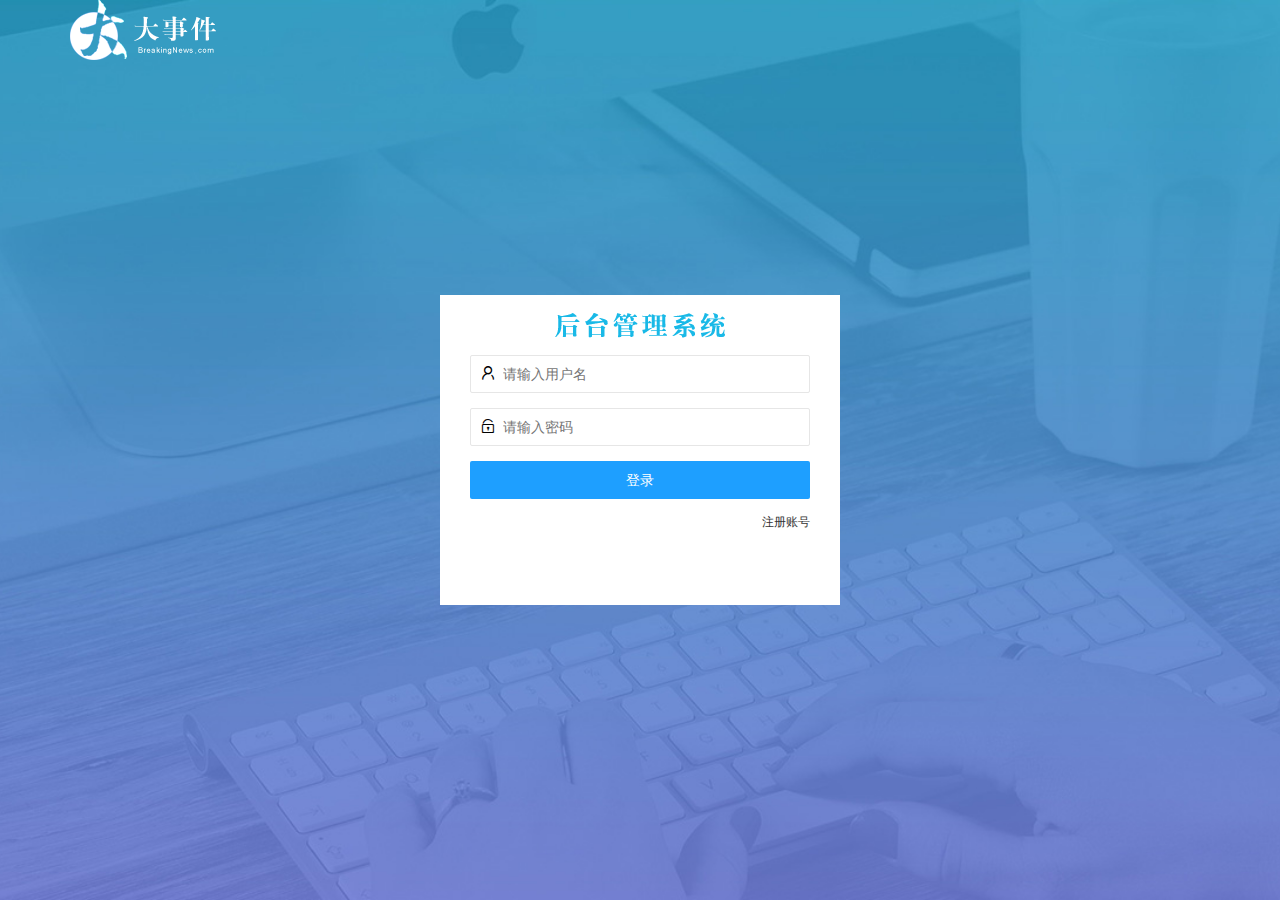
<file: login.html>
<!DOCTYPE html>
<html lang="en">

<head>
    <meta charset="UTF-8" />
    <meta name="viewport" content="width=device-width, initial-scale=1.0" />
    <title>登录/注册页面</title>
    <link rel="stylesheet" href="/assets/lib/layui/css/layui.css" />
    <link rel="stylesheet" href="/assets/css/login.css" />
</head>

<body>
    <!-- 头部的 Logo 区域 -->
    <div class="layui-main">
        <img src="/assets/images/logo.png" alt="" />
    </div>

    <!-- 登录注册区域 -->
    <div class="loginAndRegBox">
        <div class="title-box"></div>
        <div class="login-box">
            <form class="layui-form" id="form_login">
                <!-- 用户名 -->
                <div class="layui-form-item">
                    <i class="layui-icon layui-icon-username"></i>
                    <input type="text" name="username" required lay-verify="required" placeholder="请输入用户名"
                        autocomplete="off" class="layui-input" />
                </div>
                <!-- 密码 -->
                <div class="layui-form-item">
                    <i class="layui-icon layui-icon-password"></i>
                    <input type="password" name="password" required lay-verify="required|pwd" placeholder="请输入密码"
                        autocomplete="off" class="layui-input" />
                </div>
                <!-- 登录按钮 -->
                <div class="layui-form-item">
                    <button class="layui-btn layui-btn-fluid layui-btn-normal" 9 lay-submit>登录</button>
                </div>
                <div class="layui-form-item links">
                    <a href="javascript:;" id="link_reg">注册账号</a>
                </div>
            </form>
        </div>
        <!-- 注册的div -->
        <div class="reg-box">
            <!-- 注册的表单 -->
            <form class="layui-form" id="form_reg">
                <!-- 用户名 -->
                <div class="layui-form-item">
                    <i class="layui-icon layui-icon-username"></i>
                    <input type="text" name="username" required lay-verify="required" placeholder="请输入用户名"
                        autocomplete="off" class="layui-input" />
                </div>
                <!-- 密码 -->
                <div class="layui-form-item">
                    <i class="layui-icon layui-icon-password"></i>
                    <input type="password" name="password" required lay-verify="required|pwd" placeholder="请输入密码"
                        autocomplete="off" class="layui-input" />
                </div>
                <!-- 密码确认框 -->
                <div class="layui-form-item">
                    <i class="layui-icon layui-icon-password"></i>
                    <input type="password" name="repassword" required lay-verify="required|pwd|repwd"
                        placeholder="再次确认密码" autocomplete="off" class="layui-input" />
                </div>
                <!-- 注册按钮 -->
                <div class="layui-form-item">
                    <button class="layui-btn layui-btn-fluid layui-btn-normal" lay-submit>注册</button>
                </div>
                <div class="layui-form-item links">
                    <a href="javascript:;" id="link_login">去登录</a>
                </div>
            </form>
        </div>
    </div>

    <!-- 导入 Layui 的JS文件 -->
    <script src="/assets/lib/layui/layui.all.js"></script>
    <!-- 导入 JQuery -->
    <script src="/assets/lib/jquery.js"></script>
    <!-- 导入自己封装的 baseAPI.js -->
    <script src="/assets/js/baseAPI.js"></script>
    <!-- 导入自己的 JavaScript 脚本 -->
    <script src="/assets/js/login.js"></script>
</file>
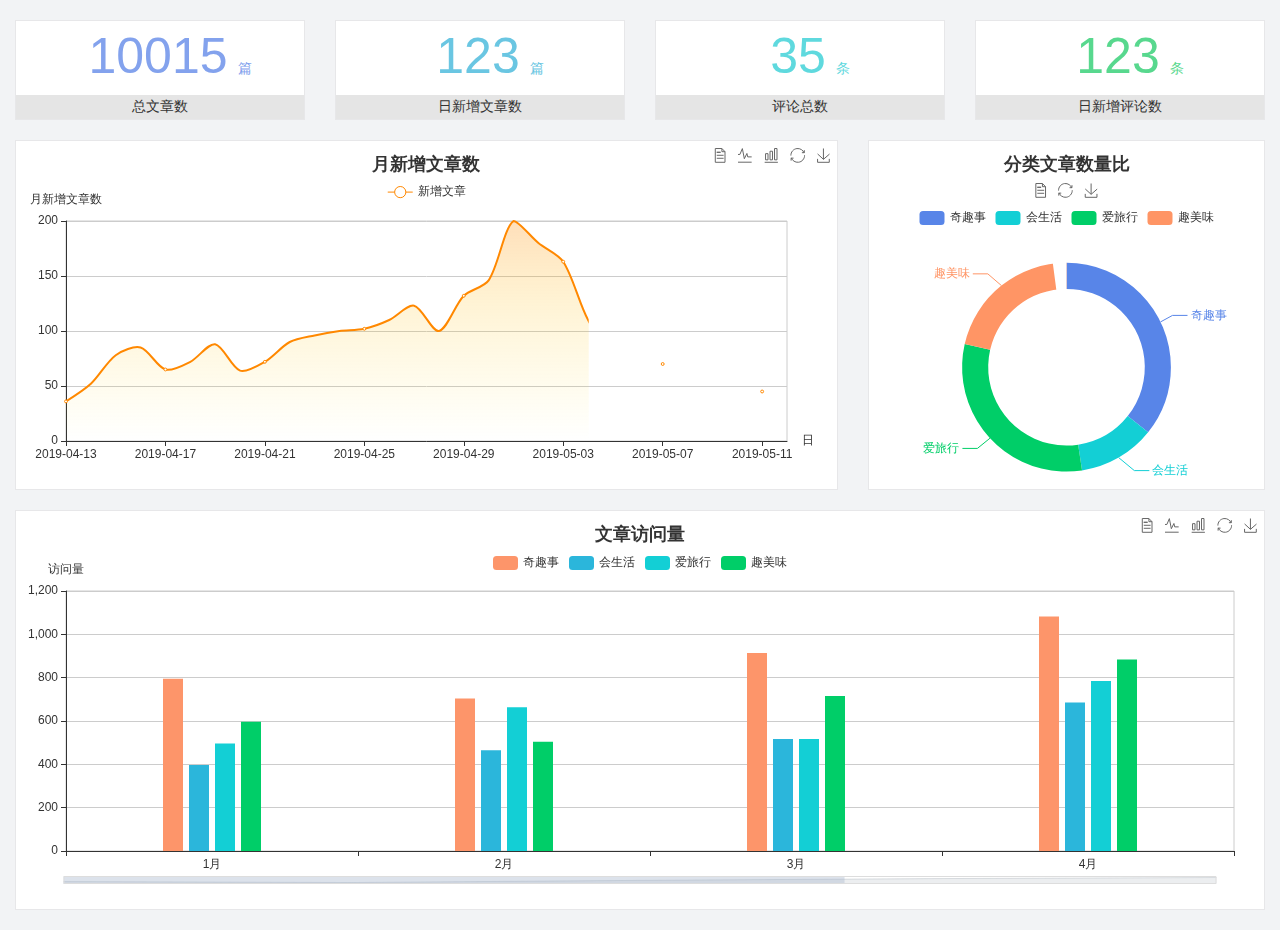
<file: home/dashboard.html>
<!DOCTYPE html>
<html lang="en">

<head>
  <meta charset="UTF-8">
  <meta name="viewport" content="width=device-width, initial-scale=1.0">
  <meta http-equiv="X-UA-Compatible" content="ie=edge">
  <title>图表统计</title>
  <link rel="stylesheet" href="../../assets/lib/bootstrap.css" />
  <link rel="stylesheet" href="../../assets/lib/main.css" />
  <script src="../../assets/lib/jquery.js"></script>
  <script type="text/javascript" src="../../assets/lib/echarts.min.js"></script>
</head>

<body>
  <div class="container-fluid">
    <div class="row spannel_list">
      <div class="col-sm-3 col-xs-6">
        <div class="spannel">
          <em>10015</em><span>篇</span>
          <b>总文章数</b>
        </div>
      </div>
      <div class="col-sm-3 col-xs-6">
        <div class="spannel scolor01">
          <em>123</em><span>篇</span>
          <b>日新增文章数</b>
        </div>
      </div>
      <div class="col-sm-3 col-xs-6">
        <div class="spannel scolor02">
          <em>35</em><span>条</span>
          <b>评论总数</b>
        </div>
      </div>
      <div class="col-sm-3 col-xs-6">
        <div class="spannel scolor03">
          <em>123</em><span>条</span>
          <b>日新增评论数</b>
        </div>
      </div>
    </div>
  </div>

  <div class="container-fluid">
    <div class="row curve-pie">
      <div class="col-lg-8 col-md-8">
        <div class="gragh_pannel" id="curve_show"></div>
      </div>
      <div class="col-lg-4 col-md-4">
        <div class="gragh_pannel" id="pie_show"></div>
      </div>
    </div>
  </div>

  <div class="container-fluid">
    <div class="column_pannel" id="column_show"></div>
  </div>

  <script>
    var oChart = echarts.init(document.getElementById('curve_show'));
    var aList_all = [
      { 'count': 36, 'date': '2019-04-13' },
      { 'count': 52, 'date': '2019-04-14' },
      { 'count': 78, 'date': '2019-04-15' },
      { 'count': 85, 'date': '2019-04-16' },
      { 'count': 65, 'date': '2019-04-17' },
      { 'count': 72, 'date': '2019-04-18' },
      { 'count': 88, 'date': '2019-04-19' },
      { 'count': 64, 'date': '2019-04-20' },
      { 'count': 72, 'date': '2019-04-21' },
      { 'count': 90, 'date': '2019-04-22' },
      { 'count': 96, 'date': '2019-04-23' },
      { 'count': 100, 'date': '2019-04-24' },
      { 'count': 102, 'date': '2019-04-25' },
      { 'count': 110, 'date': '2019-04-26' },
      { 'count': 123, 'date': '2019-04-27' },
      { 'count': 100, 'date': '2019-04-28' },
      { 'count': 132, 'date': '2019-04-29' },
      { 'count': 146, 'date': '2019-04-30' },
      { 'count': 200, 'date': '2019-05-01' },
      { 'count': 180, 'date': '2019-05-02' },
      { 'count': 163, 'date': '2019-05-03' },
      { 'count': 110, 'date': '2019-05-04' },
      { 'count': 80, 'date': '2019-05-05' },
      { 'count': 82, 'date': '2019-05-06' },
      { 'count': 70, 'date': '2019-05-07' },
      { 'count': 65, 'date': '2019-05-08' },
      { 'count': 54, 'date': '2019-05-09' },
      { 'count': 40, 'date': '2019-05-10' },
      { 'count': 45, 'date': '2019-05-11' },
      { 'count': 38, 'date': '2019-05-12' },
    ];

    let aCount = [];
    let aDate = [];

    for (var i = 0; i < aList_all.length; i++) {
      aCount.push(aList_all[i].count);
      aDate.push(aList_all[i].date);
    }

    var chartopt = {
      title: {
        text: '月新增文章数',
        left: 'center',
        top: '10'
      },
      tooltip: {
        trigger: 'axis'
      },
      legend: {
        data: ['新增文章'],
        top: '40'
      },
      toolbox: {
        show: true,
        feature: {
          mark: { show: true },
          dataView: { show: true, readOnly: false },
          magicType: { show: true, type: ['line', 'bar'] },
          restore: { show: true },
          saveAsImage: { show: true }
        }
      },
      calculable: true,
      xAxis: [
        {
          name: '日',
          type: 'category',
          boundaryGap: false,
          data: aDate
        }
      ],
      yAxis: [
        {
          name: '月新增文章数',
          type: 'value'
        }
      ],
      series: [
        {
          name: '新增文章',
          type: 'line',
          smooth: true,
          itemStyle: { normal: { areaStyle: { type: 'default' }, color: '#f80' }, lineStyle: { color: '#f80' } },
          data: aCount
        }],
      areaStyle: {
        normal: {
          color: new echarts.graphic.LinearGradient(0, 0, 0, 1, [{
            offset: 0,
            color: 'rgba(255,136,0,0.39)'
          }, {
            offset: .34,
            color: 'rgba(255,180,0,0.25)'
          }, {
            offset: 1,
            color: 'rgba(255,222,0,0.00)'
          }])

        }
      },
      grid: {
        show: true,
        x: 50,
        x2: 50,
        y: 80,
        height: 220
      }
    };

    oChart.setOption(chartopt);


    var oPie = echarts.init(document.getElementById('pie_show'));
    var oPieopt =
    {
      title: {
        top: 10,
        text: '分类文章数量比',
        x: 'center'
      },
      tooltip: {
        trigger: 'item',
        formatter: "{a} <br/>{b} : {c} ({d}%)"
      },
      color: ['#5885e8', '#13cfd5', '#00ce68', '#ff9565'],
      legend: {
        x: 'center',
        top: 65,
        data: ['奇趣事', '会生活', '爱旅行', '趣美味']
      },
      toolbox: {
        show: true,
        x: 'center',
        top: 35,
        feature: {
          mark: { show: true },
          dataView: { show: true, readOnly: false },
          magicType: {
            show: true,
            type: ['pie', 'funnel'],
            option: {
              funnel: {
                x: '25%',
                width: '50%',
                funnelAlign: 'left',
                max: 1548
              }
            }
          },
          restore: { show: true },
          saveAsImage: { show: true }
        }
      },
      calculable: true,
      series: [
        {
          name: '访问来源',
          type: 'pie',
          radius: ['45%', '60%'],
          center: ['50%', '65%'],
          data: [
            { value: 300, name: '奇趣事' },
            { value: 100, name: '会生活' },
            { value: 260, name: '爱旅行' },
            { value: 180, name: '趣美味' }
          ]
        }
      ]
    };
    oPie.setOption(oPieopt);



    var oColumn = this.echarts.init(document.getElementById('column_show'));
    var oColumnopt =
    {
      title: {
        text: '文章访问量',
        left: 'center',
        top: '10'
      },
      tooltip: {
        trigger: 'axis'
      },
      legend: {
        data: ['奇趣事', '会生活', '爱旅行', '趣美味'],
        top: '40'
      },
      toolbox: {
        show: true,
        feature: {
          mark: { show: true },
          dataView: { show: true, readOnly: false },
          magicType: { show: true, type: ['line', 'bar'] },
          restore: { show: true },
          saveAsImage: { show: true }
        }
      },
      calculable: true,
      xAxis: [
        {
          type: 'category',
          data: ['1月', '2月', '3月', '4月', '5月']
        }
      ],
      yAxis: [
        {
          name: '访问量',
          type: 'value'
        }
      ],
      series: [
        {
          name: '奇趣事',
          type: 'bar',
          barWidth: 20,
          itemStyle: {
            normal: { areaStyle: { type: 'default' }, color: '#fd956a' }
          },
          data: [800, 708, 920, 1090, 1200]
        },
        {
          name: '会生活',
          type: 'bar',
          barWidth: 20,
          itemStyle: {
            normal: { areaStyle: { type: 'default' }, color: '#2bb6db' }
          },
          data: [400, 468, 520, 690, 800]
        },
        {
          name: '爱旅行',
          type: 'bar',
          barWidth: 20,
          itemStyle: {
            normal: { areaStyle: { type: 'default' }, color: '#13cfd5' }
          },
          data: [500, 668, 520, 790, 900]
        },
        {
          name: '趣美味',
          type: 'bar',
          barWidth: 20,
          itemStyle: {
            normal: { areaStyle: { type: 'default' }, color: '#00ce68' }
          },
          data: [600, 508, 720, 890, 1000]
        }
      ],
      grid: {
        show: true,
        x: 50,
        x2: 30,
        y: 80,
        height: 260
      },
      dataZoom: [//给x轴设置滚动条
        {
          start: 0,//默认为0
          end: 100 - 1000 / 31,//默认为100
          type: 'slider',
          show: true,
          xAxisIndex: [0],
          handleSize: 0,//滑动条的 左右2个滑动条的大小
          height: 8,//组件高度
          left: 45, //左边的距离
          right: 50,//右边的距离
          bottom: 26,//右边的距离
          handleColor: '#ddd',//h滑动图标的颜色
          handleStyle: {
            borderColor: "#cacaca",
            borderWidth: "1",
            shadowBlur: 2,
            background: "#ddd",
            shadowColor: "#ddd",
          }
        }]
    };
    oColumn.setOption(oColumnopt);
  </script>
</body>

</html>
</file>
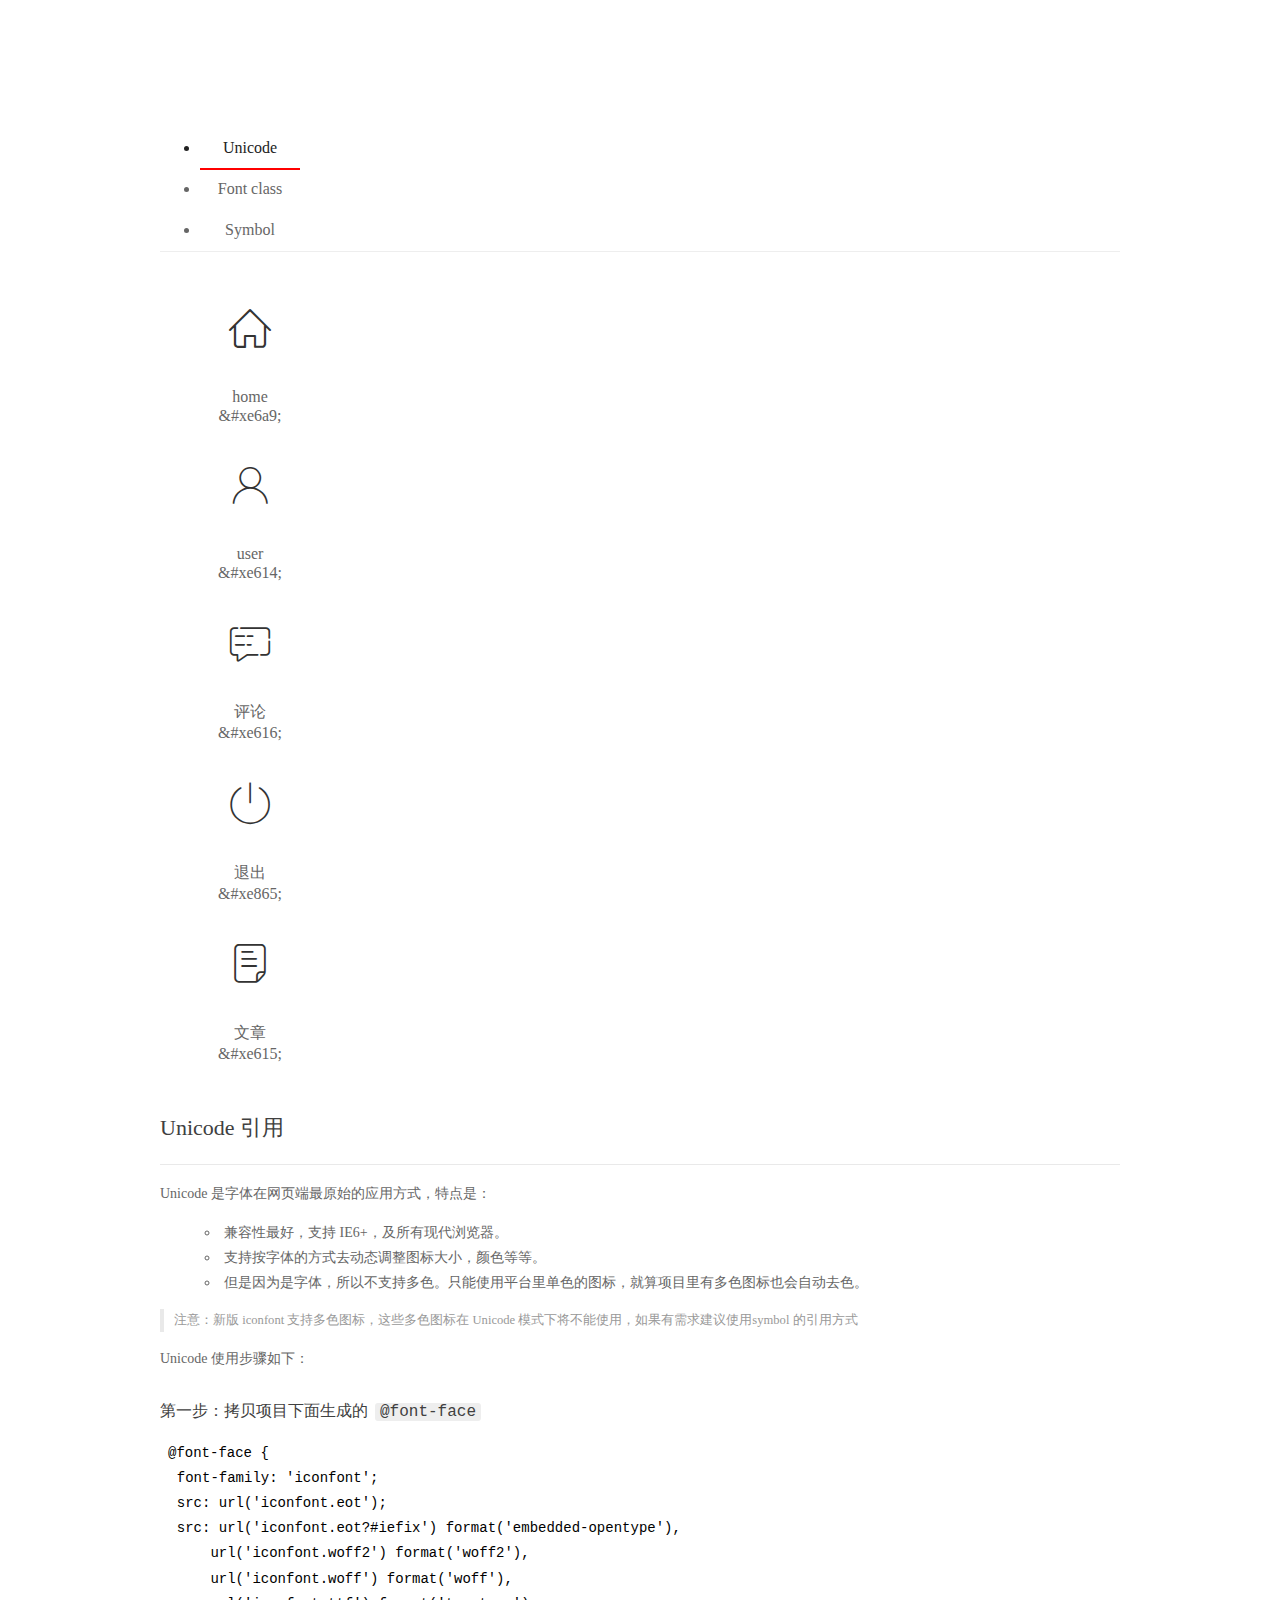
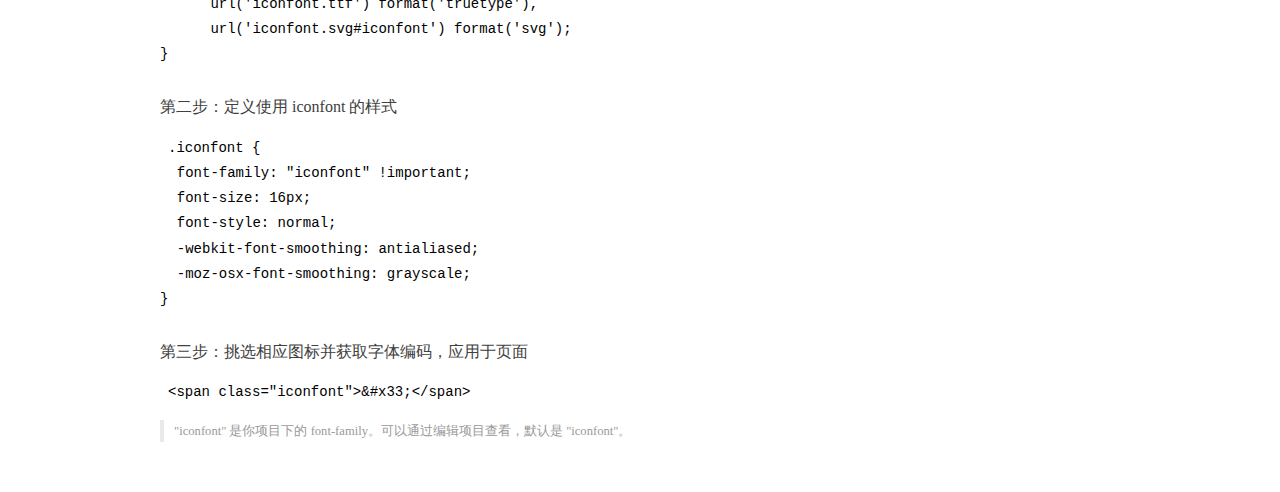
<file: assets/fonts/demo_index.html>
<!DOCTYPE html>
<html>
<head>
  <meta charset="utf-8"/>
  <title>IconFont Demo</title>
  <link rel="shortcut icon" href="https://gtms04.alicdn.com/tps/i4/TB1_oz6GVXXXXaFXpXXJDFnIXXX-64-64.ico" type="image/x-icon"/>
  <link rel="stylesheet" href="https://g.alicdn.com/thx/cube/1.3.2/cube.min.css">
  <link rel="stylesheet" href="demo.css">
  <link rel="stylesheet" href="iconfont.css">
  <script src="iconfont.js"></script>
  <!-- jQuery -->
  <script src="https://a1.alicdn.com/oss/uploads/2018/12/26/7bfddb60-08e8-11e9-9b04-53e73bb6408b.js"></script>
  <!-- 代码高亮 -->
  <script src="https://a1.alicdn.com/oss/uploads/2018/12/26/a3f714d0-08e6-11e9-8a15-ebf944d7534c.js"></script>
</head>
<body>
  <div class="main">
    <h1 class="logo"><a href="https://www.iconfont.cn/" title="iconfont 首页" target="_blank">&#xe86b;</a></h1>
    <div class="nav-tabs">
      <ul id="tabs" class="dib-box">
        <li class="dib active"><span>Unicode</span></li>
        <li class="dib"><span>Font class</span></li>
        <li class="dib"><span>Symbol</span></li>
      </ul>
      
    </div>
    <div class="tab-container">
      <div class="content unicode" style="display: block;">
          <ul class="icon_lists dib-box">
          
            <li class="dib">
              <span class="icon iconfont">&#xe6a9;</span>
                <div class="name">home</div>
                <div class="code-name">&amp;#xe6a9;</div>
              </li>
          
            <li class="dib">
              <span class="icon iconfont">&#xe614;</span>
                <div class="name">user</div>
                <div class="code-name">&amp;#xe614;</div>
              </li>
          
            <li class="dib">
              <span class="icon iconfont">&#xe616;</span>
                <div class="name">评论</div>
                <div class="code-name">&amp;#xe616;</div>
              </li>
          
            <li class="dib">
              <span class="icon iconfont">&#xe865;</span>
                <div class="name">退出</div>
                <div class="code-name">&amp;#xe865;</div>
              </li>
          
            <li class="dib">
              <span class="icon iconfont">&#xe615;</span>
                <div class="name">文章</div>
                <div class="code-name">&amp;#xe615;</div>
              </li>
          
          </ul>
          <div class="article markdown">
          <h2 id="unicode-">Unicode 引用</h2>
          <hr>

          <p>Unicode 是字体在网页端最原始的应用方式，特点是：</p>
          <ul>
            <li>兼容性最好，支持 IE6+，及所有现代浏览器。</li>
            <li>支持按字体的方式去动态调整图标大小，颜色等等。</li>
            <li>但是因为是字体，所以不支持多色。只能使用平台里单色的图标，就算项目里有多色图标也会自动去色。</li>
          </ul>
          <blockquote>
            <p>注意：新版 iconfont 支持多色图标，这些多色图标在 Unicode 模式下将不能使用，如果有需求建议使用symbol 的引用方式</p>
          </blockquote>
          <p>Unicode 使用步骤如下：</p>
          <h3 id="-font-face">第一步：拷贝项目下面生成的 <code>@font-face</code></h3>
<pre><code class="language-css"
>@font-face {
  font-family: 'iconfont';
  src: url('iconfont.eot');
  src: url('iconfont.eot?#iefix') format('embedded-opentype'),
      url('iconfont.woff2') format('woff2'),
      url('iconfont.woff') format('woff'),
      url('iconfont.ttf') format('truetype'),
      url('iconfont.svg#iconfont') format('svg');
}
</code></pre>
          <h3 id="-iconfont-">第二步：定义使用 iconfont 的样式</h3>
<pre><code class="language-css"
>.iconfont {
  font-family: "iconfont" !important;
  font-size: 16px;
  font-style: normal;
  -webkit-font-smoothing: antialiased;
  -moz-osx-font-smoothing: grayscale;
}
</code></pre>
          <h3 id="-">第三步：挑选相应图标并获取字体编码，应用于页面</h3>
<pre>
<code class="language-html"
>&lt;span class="iconfont"&gt;&amp;#x33;&lt;/span&gt;
</code></pre>
          <blockquote>
            <p>"iconfont" 是你项目下的 font-family。可以通过编辑项目查看，默认是 "iconfont"。</p>
          </blockquote>
          </div>
      </div>
      <div class="content font-class">
        <ul class="icon_lists dib-box">
          
          <li class="dib">
            <span class="icon iconfont icon-home"></span>
            <div class="name">
              home
            </div>
            <div class="code-name">.icon-home
            </div>
          </li>
          
          <li class="dib">
            <span class="icon iconfont icon-user"></span>
            <div class="name">
              user
            </div>
            <div class="code-name">.icon-user
            </div>
          </li>
          
          <li class="dib">
            <span class="icon iconfont icon-pinglun"></span>
            <div class="name">
              评论
            </div>
            <div class="code-name">.icon-pinglun
            </div>
          </li>
          
          <li class="dib">
            <span class="icon iconfont icon-tuichu"></span>
            <div class="name">
              退出
            </div>
            <div class="code-name">.icon-tuichu
            </div>
          </li>
          
          <li class="dib">
            <span class="icon iconfont icon-16"></span>
            <div class="name">
              文章
            </div>
            <div class="code-name">.icon-16
            </div>
          </li>
          
        </ul>
        <div class="article markdown">
        <h2 id="font-class-">font-class 引用</h2>
        <hr>

        <p>font-class 是 Unicode 使用方式的一种变种，主要是解决 Unicode 书写不直观，语意不明确的问题。</p>
        <p>与 Unicode 使用方式相比，具有如下特点：</p>
        <ul>
          <li>兼容性良好，支持 IE8+，及所有现代浏览器。</li>
          <li>相比于 Unicode 语意明确，书写更直观。可以很容易分辨这个 icon 是什么。</li>
          <li>因为使用 class 来定义图标，所以当要替换图标时，只需要修改 class 里面的 Unicode 引用。</li>
          <li>不过因为本质上还是使用的字体，所以多色图标还是不支持的。</li>
        </ul>
        <p>使用步骤如下：</p>
        <h3 id="-fontclass-">第一步：引入项目下面生成的 fontclass 代码：</h3>
<pre><code class="language-html">&lt;link rel="stylesheet" href="./iconfont.css"&gt;
</code></pre>
        <h3 id="-">第二步：挑选相应图标并获取类名，应用于页面：</h3>
<pre><code class="language-html">&lt;span class="iconfont icon-xxx"&gt;&lt;/span&gt;
</code></pre>
        <blockquote>
          <p>"
            iconfont" 是你项目下的 font-family。可以通过编辑项目查看，默认是 "iconfont"。</p>
        </blockquote>
      </div>
      </div>
      <div class="content symbol">
          <ul class="icon_lists dib-box">
          
            <li class="dib">
                <svg class="icon svg-icon" aria-hidden="true">
                  <use xlink:href="#icon-home"></use>
                </svg>
                <div class="name">home</div>
                <div class="code-name">#icon-home</div>
            </li>
          
            <li class="dib">
                <svg class="icon svg-icon" aria-hidden="true">
                  <use xlink:href="#icon-user"></use>
                </svg>
                <div class="name">user</div>
                <div class="code-name">#icon-user</div>
            </li>
          
            <li class="dib">
                <svg class="icon svg-icon" aria-hidden="true">
                  <use xlink:href="#icon-pinglun"></use>
                </svg>
                <div class="name">评论</div>
                <div class="code-name">#icon-pinglun</div>
            </li>
          
            <li class="dib">
                <svg class="icon svg-icon" aria-hidden="true">
                  <use xlink:href="#icon-tuichu"></use>
                </svg>
                <div class="name">退出</div>
                <div class="code-name">#icon-tuichu</div>
            </li>
          
            <li class="dib">
                <svg class="icon svg-icon" aria-hidden="true">
                  <use xlink:href="#icon-16"></use>
                </svg>
                <div class="name">文章</div>
                <div class="code-name">#icon-16</div>
            </li>
          
          </ul>
          <div class="article markdown">
          <h2 id="symbol-">Symbol 引用</h2>
          <hr>

          <p>这是一种全新的使用方式，应该说这才是未来的主流，也是平台目前推荐的用法。相关介绍可以参考这篇<a href="">文章</a>
            这种用法其实是做了一个 SVG 的集合，与另外两种相比具有如下特点：</p>
          <ul>
            <li>支持多色图标了，不再受单色限制。</li>
            <li>通过一些技巧，支持像字体那样，通过 <code>font-size</code>, <code>color</code> 来调整样式。</li>
            <li>兼容性较差，支持 IE9+，及现代浏览器。</li>
            <li>浏览器渲染 SVG 的性能一般，还不如 png。</li>
          </ul>
          <p>使用步骤如下：</p>
          <h3 id="-symbol-">第一步：引入项目下面生成的 symbol 代码：</h3>
<pre><code class="language-html">&lt;script src="./iconfont.js"&gt;&lt;/script&gt;
</code></pre>
          <h3 id="-css-">第二步：加入通用 CSS 代码（引入一次就行）：</h3>
<pre><code class="language-html">&lt;style&gt;
.icon {
  width: 1em;
  height: 1em;
  vertical-align: -0.15em;
  fill: currentColor;
  overflow: hidden;
}
&lt;/style&gt;
</code></pre>
          <h3 id="-">第三步：挑选相应图标并获取类名，应用于页面：</h3>
<pre><code class="language-html">&lt;svg class="icon" aria-hidden="true"&gt;
  &lt;use xlink:href="#icon-xxx"&gt;&lt;/use&gt;
&lt;/svg&gt;
</code></pre>
          </div>
      </div>

    </div>
  </div>
  <script>
  $(document).ready(function () {
      $('.tab-container .content:first').show()

      $('#tabs li').click(function (e) {
        var tabContent = $('.tab-container .content')
        var index = $(this).index()

        if ($(this).hasClass('active')) {
          return
        } else {
          $('#tabs li').removeClass('active')
          $(this).addClass('active')

          tabContent.hide().eq(index).fadeIn()
        }
      })
    })
  </script>
</body>
</html>
</file>
<file: assets/lib/layui/css/layui.css>
/** layui-v2.5.5 MIT License By https://www.layui.com */
 .layui-inline,img{display:inline-block;vertical-align:middle}h1,h2,h3,h4,h5,h6{font-weight:400}.layui-edge,.layui-header,.layui-inline,.layui-main{position:relative}.layui-body,.layui-edge,.layui-elip{overflow:hidden}.layui-btn,.layui-edge,.layui-inline,img{vertical-align:middle}.layui-btn,.layui-disabled,.layui-icon,.layui-unselect{-moz-user-select:none;-webkit-user-select:none;-ms-user-select:none}.layui-elip,.layui-form-checkbox span,.layui-form-pane .layui-form-label{text-overflow:ellipsis;white-space:nowrap}.layui-breadcrumb,.layui-tree-btnGroup{visibility:hidden}blockquote,body,button,dd,div,dl,dt,form,h1,h2,h3,h4,h5,h6,input,li,ol,p,pre,td,textarea,th,ul{margin:0;padding:0;-webkit-tap-highlight-color:rgba(0,0,0,0)}a:active,a:hover{outline:0}img{border:none}li{list-style:none}table{border-collapse:collapse;border-spacing:0}h4,h5,h6{font-size:100%}button,input,optgroup,option,select,textarea{font-family:inherit;font-size:inherit;font-style:inherit;font-weight:inherit;outline:0}pre{white-space:pre-wrap;white-space:-moz-pre-wrap;white-space:-pre-wrap;white-space:-o-pre-wrap;word-wrap:break-word}body{line-height:24px;font:14px Helvetica Neue,Helvetica,PingFang SC,Tahoma,Arial,sans-serif}hr{height:1px;margin:10px 0;border:0;clear:both}a{color:#333;text-decoration:none}a:hover{color:#777}a cite{font-style:normal;*cursor:pointer}.layui-border-box,.layui-border-box *{box-sizing:border-box}.layui-box,.layui-box *{box-sizing:content-box}.layui-clear{clear:both;*zoom:1}.layui-clear:after{content:'\20';clear:both;*zoom:1;display:block;height:0}.layui-inline{*display:inline;*zoom:1}.layui-edge{display:inline-block;width:0;height:0;border-width:6px;border-style:dashed;border-color:transparent}.layui-edge-top{top:-4px;border-bottom-color:#999;border-bottom-style:solid}.layui-edge-right{border-left-color:#999;border-left-style:solid}.layui-edge-bottom{top:2px;border-top-color:#999;border-top-style:solid}.layui-edge-left{border-right-color:#999;border-right-style:solid}.layui-disabled,.layui-disabled:hover{color:#d2d2d2!important;cursor:not-allowed!important}.layui-circle{border-radius:100%}.layui-show{display:block!important}.layui-hide{display:none!important}@font-face{font-family:layui-icon;src:url(../font/iconfont.eot?v=250);src:url(../font/iconfont.eot?v=250#iefix) format('embedded-opentype'),url(../font/iconfont.woff2?v=250) format('woff2'),url(../font/iconfont.woff?v=250) format('woff'),url(../font/iconfont.ttf?v=250) format('truetype'),url(../font/iconfont.svg?v=250#layui-icon) format('svg')}.layui-icon{font-family:layui-icon!important;font-size:16px;font-style:normal;-webkit-font-smoothing:antialiased;-moz-osx-font-smoothing:grayscale}.layui-icon-reply-fill:before{content:"\e611"}.layui-icon-set-fill:before{content:"\e614"}.layui-icon-menu-fill:before{content:"\e60f"}.layui-icon-search:before{content:"\e615"}.layui-icon-share:before{content:"\e641"}.layui-icon-set-sm:before{content:"\e620"}.layui-icon-engine:before{content:"\e628"}.layui-icon-close:before{content:"\1006"}.layui-icon-close-fill:before{content:"\1007"}.layui-icon-chart-screen:before{content:"\e629"}.layui-icon-star:before{content:"\e600"}.layui-icon-circle-dot:before{content:"\e617"}.layui-icon-chat:before{content:"\e606"}.layui-icon-release:before{content:"\e609"}.layui-icon-list:before{content:"\e60a"}.layui-icon-chart:before{content:"\e62c"}.layui-icon-ok-circle:before{content:"\1005"}.layui-icon-layim-theme:before{content:"\e61b"}.layui-icon-table:before{content:"\e62d"}.layui-icon-right:before{content:"\e602"}.layui-icon-left:before{content:"\e603"}.layui-icon-cart-simple:before{content:"\e698"}.layui-icon-face-cry:before{content:"\e69c"}.layui-icon-face-smile:before{content:"\e6af"}.layui-icon-survey:before{content:"\e6b2"}.layui-icon-tree:before{content:"\e62e"}.layui-icon-upload-circle:before{content:"\e62f"}.layui-icon-add-circle:before{content:"\e61f"}.layui-icon-download-circle:before{content:"\e601"}.layui-icon-templeate-1:before{content:"\e630"}.layui-icon-util:before{content:"\e631"}.layui-icon-face-surprised:before{content:"\e664"}.layui-icon-edit:before{content:"\e642"}.layui-icon-speaker:before{content:"\e645"}.layui-icon-down:before{content:"\e61a"}.layui-icon-file:before{content:"\e621"}.layui-icon-layouts:before{content:"\e632"}.layui-icon-rate-half:before{content:"\e6c9"}.layui-icon-add-circle-fine:before{content:"\e608"}.layui-icon-prev-circle:before{content:"\e633"}.layui-icon-read:before{content:"\e705"}.layui-icon-404:before{content:"\e61c"}.layui-icon-carousel:before{content:"\e634"}.layui-icon-help:before{content:"\e607"}.layui-icon-code-circle:before{content:"\e635"}.layui-icon-water:before{content:"\e636"}.layui-icon-username:before{content:"\e66f"}.layui-icon-find-fill:before{content:"\e670"}.layui-icon-about:before{content:"\e60b"}.layui-icon-location:before{content:"\e715"}.layui-icon-up:before{content:"\e619"}.layui-icon-pause:before{content:"\e651"}.layui-icon-date:before{content:"\e637"}.layui-icon-layim-uploadfile:before{content:"\e61d"}.layui-icon-delete:before{content:"\e640"}.layui-icon-play:before{content:"\e652"}.layui-icon-top:before{content:"\e604"}.layui-icon-friends:before{content:"\e612"}.layui-icon-refresh-3:before{content:"\e9aa"}.layui-icon-ok:before{content:"\e605"}.layui-icon-layer:before{content:"\e638"}.layui-icon-face-smile-fine:before{content:"\e60c"}.layui-icon-dollar:before{content:"\e659"}.layui-icon-group:before{content:"\e613"}.layui-icon-layim-download:before{content:"\e61e"}.layui-icon-picture-fine:before{content:"\e60d"}.layui-icon-link:before{content:"\e64c"}.layui-icon-diamond:before{content:"\e735"}.layui-icon-log:before{content:"\e60e"}.layui-icon-rate-solid:before{content:"\e67a"}.layui-icon-fonts-del:before{content:"\e64f"}.layui-icon-unlink:before{content:"\e64d"}.layui-icon-fonts-clear:before{content:"\e639"}.layui-icon-triangle-r:before{content:"\e623"}.layui-icon-circle:before{content:"\e63f"}.layui-icon-radio:before{content:"\e643"}.layui-icon-align-center:before{content:"\e647"}.layui-icon-align-right:before{content:"\e648"}.layui-icon-align-left:before{content:"\e649"}.layui-icon-loading-1:before{content:"\e63e"}.layui-icon-return:before{content:"\e65c"}.layui-icon-fonts-strong:before{content:"\e62b"}.layui-icon-upload:before{content:"\e67c"}.layui-icon-dialogue:before{content:"\e63a"}.layui-icon-video:before{content:"\e6ed"}.layui-icon-headset:before{content:"\e6fc"}.layui-icon-cellphone-fine:before{content:"\e63b"}.layui-icon-add-1:before{content:"\e654"}.layui-icon-face-smile-b:before{content:"\e650"}.layui-icon-fonts-html:before{content:"\e64b"}.layui-icon-form:before{content:"\e63c"}.layui-icon-cart:before{content:"\e657"}.layui-icon-camera-fill:before{content:"\e65d"}.layui-icon-tabs:before{content:"\e62a"}.layui-icon-fonts-code:before{content:"\e64e"}.layui-icon-fire:before{content:"\e756"}.layui-icon-set:before{content:"\e716"}.layui-icon-fonts-u:before{content:"\e646"}.layui-icon-triangle-d:before{content:"\e625"}.layui-icon-tips:before{content:"\e702"}.layui-icon-picture:before{content:"\e64a"}.layui-icon-more-vertical:before{content:"\e671"}.layui-icon-flag:before{content:"\e66c"}.layui-icon-loading:before{content:"\e63d"}.layui-icon-fonts-i:before{content:"\e644"}.layui-icon-refresh-1:before{content:"\e666"}.layui-icon-rmb:before{content:"\e65e"}.layui-icon-home:before{content:"\e68e"}.layui-icon-user:before{content:"\e770"}.layui-icon-notice:before{content:"\e667"}.layui-icon-login-weibo:before{content:"\e675"}.layui-icon-voice:before{content:"\e688"}.layui-icon-upload-drag:before{content:"\e681"}.layui-icon-login-qq:before{content:"\e676"}.layui-icon-snowflake:before{content:"\e6b1"}.layui-icon-file-b:before{content:"\e655"}.layui-icon-template:before{content:"\e663"}.layui-icon-auz:before{content:"\e672"}.layui-icon-console:before{content:"\e665"}.layui-icon-app:before{content:"\e653"}.layui-icon-prev:before{content:"\e65a"}.layui-icon-website:before{content:"\e7ae"}.layui-icon-next:before{content:"\e65b"}.layui-icon-component:before{content:"\e857"}.layui-icon-more:before{content:"\e65f"}.layui-icon-login-wechat:before{content:"\e677"}.layui-icon-shrink-right:before{content:"\e668"}.layui-icon-spread-left:before{content:"\e66b"}.layui-icon-camera:before{content:"\e660"}.layui-icon-note:before{content:"\e66e"}.layui-icon-refresh:before{content:"\e669"}.layui-icon-female:before{content:"\e661"}.layui-icon-male:before{content:"\e662"}.layui-icon-password:before{content:"\e673"}.layui-icon-senior:before{content:"\e674"}.layui-icon-theme:before{content:"\e66a"}.layui-icon-tread:before{content:"\e6c5"}.layui-icon-praise:before{content:"\e6c6"}.layui-icon-star-fill:before{content:"\e658"}.layui-icon-rate:before{content:"\e67b"}.layui-icon-template-1:before{content:"\e656"}.layui-icon-vercode:before{content:"\e679"}.layui-icon-cellphone:before{content:"\e678"}.layui-icon-screen-full:before{content:"\e622"}.layui-icon-screen-restore:before{content:"\e758"}.layui-icon-cols:before{content:"\e610"}.layui-icon-export:before{content:"\e67d"}.layui-icon-print:before{content:"\e66d"}.layui-icon-slider:before{content:"\e714"}.layui-icon-addition:before{content:"\e624"}.layui-icon-subtraction:before{content:"\e67e"}.layui-icon-service:before{content:"\e626"}.layui-icon-transfer:before{content:"\e691"}.layui-main{width:1140px;margin:0 auto}.layui-header{z-index:1000;height:60px}.layui-header a:hover{transition:all .5s;-webkit-transition:all .5s}.layui-side{position:fixed;left:0;top:0;bottom:0;z-index:999;width:200px;overflow-x:hidden}.layui-side-scroll{position:relative;width:220px;height:100%;overflow-x:hidden}.layui-body{position:absolute;left:200px;right:0;top:0;bottom:0;z-index:998;width:auto;overflow-y:auto;box-sizing:border-box}.layui-layout-body{overflow:hidden}.layui-layout-admin .layui-header{background-color:#23262E}.layui-layout-admin .layui-side{top:60px;width:200px;overflow-x:hidden}.layui-layout-admin .layui-body{position:fixed;top:60px;bottom:44px}.layui-layout-admin .layui-main{width:auto;margin:0 15px}.layui-layout-admin .layui-footer{position:fixed;left:200px;right:0;bottom:0;height:44px;line-height:44px;padding:0 15px;background-color:#eee}.layui-layout-admin .layui-logo{position:absolute;left:0;top:0;width:200px;height:100%;line-height:60px;text-align:center;color:#009688;font-size:16px}.layui-layout-admin .layui-header .layui-nav{background:0 0}.layui-layout-left{position:absolute!important;left:200px;top:0}.layui-layout-right{position:absolute!important;right:0;top:0}.layui-container{position:relative;margin:0 auto;padding:0 15px;box-sizing:border-box}.layui-fluid{position:relative;margin:0 auto;padding:0 15px}.layui-row:after,.layui-row:before{content:'';display:block;clear:both}.layui-col-lg1,.layui-col-lg10,.layui-col-lg11,.layui-col-lg12,.layui-col-lg2,.layui-col-lg3,.layui-col-lg4,.layui-col-lg5,.layui-col-lg6,.layui-col-lg7,.layui-col-lg8,.layui-col-lg9,.layui-col-md1,.layui-col-md10,.layui-col-md11,.layui-col-md12,.layui-col-md2,.layui-col-md3,.layui-col-md4,.layui-col-md5,.layui-col-md6,.layui-col-md7,.layui-col-md8,.layui-col-md9,.layui-col-sm1,.layui-col-sm10,.layui-col-sm11,.layui-col-sm12,.layui-col-sm2,.layui-col-sm3,.layui-col-sm4,.layui-col-sm5,.layui-col-sm6,.layui-col-sm7,.layui-col-sm8,.layui-col-sm9,.layui-col-xs1,.layui-col-xs10,.layui-col-xs11,.layui-col-xs12,.layui-col-xs2,.layui-col-xs3,.layui-col-xs4,.layui-col-xs5,.layui-col-xs6,.layui-col-xs7,.layui-col-xs8,.layui-col-xs9{position:relative;display:block;box-sizing:border-box}.layui-col-xs1,.layui-col-xs10,.layui-col-xs11,.layui-col-xs12,.layui-col-xs2,.layui-col-xs3,.layui-col-xs4,.layui-col-xs5,.layui-col-xs6,.layui-col-xs7,.layui-col-xs8,.layui-col-xs9{float:left}.layui-col-xs1{width:8.33333333%}.layui-col-xs2{width:16.66666667%}.layui-col-xs3{width:25%}.layui-col-xs4{width:33.33333333%}.layui-col-xs5{width:41.66666667%}.layui-col-xs6{width:50%}.layui-col-xs7{width:58.33333333%}.layui-col-xs8{width:66.66666667%}.layui-col-xs9{width:75%}.layui-col-xs10{width:83.33333333%}.layui-col-xs11{width:91.66666667%}.layui-col-xs12{width:100%}.layui-col-xs-offset1{margin-left:8.33333333%}.layui-col-xs-offset2{margin-left:16.66666667%}.layui-col-xs-offset3{margin-left:25%}.layui-col-xs-offset4{margin-left:33.33333333%}.layui-col-xs-offset5{margin-left:41.66666667%}.layui-col-xs-offset6{margin-left:50%}.layui-col-xs-offset7{margin-left:58.33333333%}.layui-col-xs-offset8{margin-left:66.66666667%}.layui-col-xs-offset9{margin-left:75%}.layui-col-xs-offset10{margin-left:83.33333333%}.layui-col-xs-offset11{margin-left:91.66666667%}.layui-col-xs-offset12{margin-left:100%}@media screen and (max-width:768px){.layui-hide-xs{display:none!important}.layui-show-xs-block{display:block!important}.layui-show-xs-inline{display:inline!important}.layui-show-xs-inline-block{display:inline-block!important}}@media screen and (min-width:768px){.layui-container{width:750px}.layui-hide-sm{display:none!important}.layui-show-sm-block{display:block!important}.layui-show-sm-inline{display:inline!important}.layui-show-sm-inline-block{display:inline-block!important}.layui-col-sm1,.layui-col-sm10,.layui-col-sm11,.layui-col-sm12,.layui-col-sm2,.layui-col-sm3,.layui-col-sm4,.layui-col-sm5,.layui-col-sm6,.layui-col-sm7,.layui-col-sm8,.layui-col-sm9{float:left}.layui-col-sm1{width:8.33333333%}.layui-col-sm2{width:16.66666667%}.layui-col-sm3{width:25%}.layui-col-sm4{width:33.33333333%}.layui-col-sm5{width:41.66666667%}.layui-col-sm6{width:50%}.layui-col-sm7{width:58.33333333%}.layui-col-sm8{width:66.66666667%}.layui-col-sm9{width:75%}.layui-col-sm10{width:83.33333333%}.layui-col-sm11{width:91.66666667%}.layui-col-sm12{width:100%}.layui-col-sm-offset1{margin-left:8.33333333%}.layui-col-sm-offset2{margin-left:16.66666667%}.layui-col-sm-offset3{margin-left:25%}.layui-col-sm-offset4{margin-left:33.33333333%}.layui-col-sm-offset5{margin-left:41.66666667%}.layui-col-sm-offset6{margin-left:50%}.layui-col-sm-offset7{margin-left:58.33333333%}.layui-col-sm-offset8{margin-left:66.66666667%}.layui-col-sm-offset9{margin-left:75%}.layui-col-sm-offset10{margin-left:83.33333333%}.layui-col-sm-offset11{margin-left:91.66666667%}.layui-col-sm-offset12{margin-left:100%}}@media screen and (min-width:992px){.layui-container{width:970px}.layui-hide-md{display:none!important}.layui-show-md-block{display:block!important}.layui-show-md-inline{display:inline!important}.layui-show-md-inline-block{display:inline-block!important}.layui-col-md1,.layui-col-md10,.layui-col-md11,.layui-col-md12,.layui-col-md2,.layui-col-md3,.layui-col-md4,.layui-col-md5,.layui-col-md6,.layui-col-md7,.layui-col-md8,.layui-col-md9{float:left}.layui-col-md1{width:8.33333333%}.layui-col-md2{width:16.66666667%}.layui-col-md3{width:25%}.layui-col-md4{width:33.33333333%}.layui-col-md5{width:41.66666667%}.layui-col-md6{width:50%}.layui-col-md7{width:58.33333333%}.layui-col-md8{width:66.66666667%}.layui-col-md9{width:75%}.layui-col-md10{width:83.33333333%}.layui-col-md11{width:91.66666667%}.layui-col-md12{width:100%}.layui-col-md-offset1{margin-left:8.33333333%}.layui-col-md-offset2{margin-left:16.66666667%}.layui-col-md-offset3{margin-left:25%}.layui-col-md-offset4{margin-left:33.33333333%}.layui-col-md-offset5{margin-left:41.66666667%}.layui-col-md-offset6{margin-left:50%}.layui-col-md-offset7{margin-left:58.33333333%}.layui-col-md-offset8{margin-left:66.66666667%}.layui-col-md-offset9{margin-left:75%}.layui-col-md-offset10{margin-left:83.33333333%}.layui-col-md-offset11{margin-left:91.66666667%}.layui-col-md-offset12{margin-left:100%}}@media screen and (min-width:1200px){.layui-container{width:1170px}.layui-hide-lg{display:none!important}.layui-show-lg-block{display:block!important}.layui-show-lg-inline{display:inline!important}.layui-show-lg-inline-block{display:inline-block!important}.layui-col-lg1,.layui-col-lg10,.layui-col-lg11,.layui-col-lg12,.layui-col-lg2,.layui-col-lg3,.layui-col-lg4,.layui-col-lg5,.layui-col-lg6,.layui-col-lg7,.layui-col-lg8,.layui-col-lg9{float:left}.layui-col-lg1{width:8.33333333%}.layui-col-lg2{width:16.66666667%}.layui-col-lg3{width:25%}.layui-col-lg4{width:33.33333333%}.layui-col-lg5{width:41.66666667%}.layui-col-lg6{width:50%}.layui-col-lg7{width:58.33333333%}.layui-col-lg8{width:66.66666667%}.layui-col-lg9{width:75%}.layui-col-lg10{width:83.33333333%}.layui-col-lg11{width:91.66666667%}.layui-col-lg12{width:100%}.layui-col-lg-offset1{margin-left:8.33333333%}.layui-col-lg-offset2{margin-left:16.66666667%}.layui-col-lg-offset3{margin-left:25%}.layui-col-lg-offset4{margin-left:33.33333333%}.layui-col-lg-offset5{margin-left:41.66666667%}.layui-col-lg-offset6{margin-left:50%}.layui-col-lg-offset7{margin-left:58.33333333%}.layui-col-lg-offset8{margin-left:66.66666667%}.layui-col-lg-offset9{margin-left:75%}.layui-col-lg-offset10{margin-left:83.33333333%}.layui-col-lg-offset11{margin-left:91.66666667%}.layui-col-lg-offset12{margin-left:100%}}.layui-col-space1{margin:-.5px}.layui-col-space1>*{padding:.5px}.layui-col-space3{margin:-1.5px}.layui-col-space3>*{padding:1.5px}.layui-col-space5{margin:-2.5px}.layui-col-space5>*{padding:2.5px}.layui-col-space8{margin:-3.5px}.layui-col-space8>*{padding:3.5px}.layui-col-space10{margin:-5px}.layui-col-space10>*{padding:5px}.layui-col-space12{margin:-6px}.layui-col-space12>*{padding:6px}.layui-col-space15{margin:-7.5px}.layui-col-space15>*{padding:7.5px}.layui-col-space18{margin:-9px}.layui-col-space18>*{padding:9px}.layui-col-space20{margin:-10px}.layui-col-space20>*{padding:10px}.layui-col-space22{margin:-11px}.layui-col-space22>*{padding:11px}.layui-col-space25{margin:-12.5px}.layui-col-space25>*{padding:12.5px}.layui-col-space30{margin:-15px}.layui-col-space30>*{padding:15px}.layui-btn,.layui-input,.layui-select,.layui-textarea,.layui-upload-button{outline:0;-webkit-appearance:none;transition:all .3s;-webkit-transition:all .3s;box-sizing:border-box}.layui-elem-quote{margin-bottom:10px;padding:15px;line-height:22px;border-left:5px solid #009688;border-radius:0 2px 2px 0;background-color:#f2f2f2}.layui-quote-nm{border-style:solid;border-width:1px 1px 1px 5px;background:0 0}.layui-elem-field{margin-bottom:10px;padding:0;border-width:1px;border-style:solid}.layui-elem-field legend{margin-left:20px;padding:0 10px;font-size:20px;font-weight:300}.layui-field-title{margin:10px 0 20px;border-width:1px 0 0}.layui-field-box{padding:10px 15px}.layui-field-title .layui-field-box{padding:10px 0}.layui-progress{position:relative;height:6px;border-radius:20px;background-color:#e2e2e2}.layui-progress-bar{position:absolute;left:0;top:0;width:0;max-width:100%;height:6px;border-radius:20px;text-align:right;background-color:#5FB878;transition:all .3s;-webkit-transition:all .3s}.layui-progress-big,.layui-progress-big .layui-progress-bar{height:18px;line-height:18px}.layui-progress-text{position:relative;top:-20px;line-height:18px;font-size:12px;color:#666}.layui-progress-big .layui-progress-text{position:static;padding:0 10px;color:#fff}.layui-collapse{border-width:1px;border-style:solid;border-radius:2px}.layui-colla-content,.layui-colla-item{border-top-width:1px;border-top-style:solid}.layui-colla-item:first-child{border-top:none}.layui-colla-title{position:relative;height:42px;line-height:42px;padding:0 15px 0 35px;color:#333;background-color:#f2f2f2;cursor:pointer;font-size:14px;overflow:hidden}.layui-colla-content{display:none;padding:10px 15px;line-height:22px;color:#666}.layui-colla-icon{position:absolute;left:15px;top:0;font-size:14px}.layui-card{margin-bottom:15px;border-radius:2px;background-color:#fff;box-shadow:0 1px 2px 0 rgba(0,0,0,.05)}.layui-card:last-child{margin-bottom:0}.layui-card-header{position:relative;height:42px;line-height:42px;padding:0 15px;border-bottom:1px solid #f6f6f6;color:#333;border-radius:2px 2px 0 0;font-size:14px}.layui-bg-black,.layui-bg-blue,.layui-bg-cyan,.layui-bg-green,.layui-bg-orange,.layui-bg-red{color:#fff!important}.layui-card-body{position:relative;padding:10px 15px;line-height:24px}.layui-card-body[pad15]{padding:15px}.layui-card-body[pad20]{padding:20px}.layui-card-body .layui-table{margin:5px 0}.layui-card .layui-tab{margin:0}.layui-panel-window{position:relative;padding:15px;border-radius:0;border-top:5px solid #E6E6E6;background-color:#fff}.layui-auxiliar-moving{position:fixed;left:0;right:0;top:0;bottom:0;width:100%;height:100%;background:0 0;z-index:9999999999}.layui-form-label,.layui-form-mid,.layui-form-select,.layui-input-block,.layui-input-inline,.layui-textarea{position:relative}.layui-bg-red{background-color:#FF5722!important}.layui-bg-orange{background-color:#FFB800!important}.layui-bg-green{background-color:#009688!important}.layui-bg-cyan{background-color:#2F4056!important}.layui-bg-blue{background-color:#1E9FFF!important}.layui-bg-black{background-color:#393D49!important}.layui-bg-gray{background-color:#eee!important;color:#666!important}.layui-badge-rim,.layui-colla-content,.layui-colla-item,.layui-collapse,.layui-elem-field,.layui-form-pane .layui-form-item[pane],.layui-form-pane .layui-form-label,.layui-input,.layui-layedit,.layui-layedit-tool,.layui-quote-nm,.layui-select,.layui-tab-bar,.layui-tab-card,.layui-tab-title,.layui-tab-title .layui-this:after,.layui-textarea{border-color:#e6e6e6}.layui-timeline-item:before,hr{background-color:#e6e6e6}.layui-text{line-height:22px;font-size:14px;color:#666}.layui-text h1,.layui-text h2,.layui-text h3{font-weight:500;color:#333}.layui-text h1{font-size:30px}.layui-text h2{font-size:24px}.layui-text h3{font-size:18px}.layui-text a:not(.layui-btn){color:#01AAED}.layui-text a:not(.layui-btn):hover{text-decoration:underline}.layui-text ul{padding:5px 0 5px 15px}.layui-text ul li{margin-top:5px;list-style-type:disc}.layui-text em,.layui-word-aux{color:#999!important;padding:0 5px!important}.layui-btn{display:inline-block;height:38px;line-height:38px;padding:0 18px;background-color:#009688;color:#fff;white-space:nowrap;text-align:center;font-size:14px;border:none;border-radius:2px;cursor:pointer}.layui-btn:hover{opacity:.8;filter:alpha(opacity=80);color:#fff}.layui-btn:active{opacity:1;filter:alpha(opacity=100)}.layui-btn+.layui-btn{margin-left:10px}.layui-btn-container{font-size:0}.layui-btn-container .layui-btn{margin-right:10px;margin-bottom:10px}.layui-btn-container .layui-btn+.layui-btn{margin-left:0}.layui-table .layui-btn-container .layui-btn{margin-bottom:9px}.layui-btn-radius{border-radius:100px}.layui-btn .layui-icon{margin-right:3px;font-size:18px;vertical-align:bottom;vertical-align:middle\9}.layui-btn-primary{border:1px solid #C9C9C9;background-color:#fff;color:#555}.layui-btn-primary:hover{border-color:#009688;color:#333}.layui-btn-normal{background-color:#1E9FFF}.layui-btn-warm{background-color:#FFB800}.layui-btn-danger{background-color:#FF5722}.layui-btn-checked{background-color:#5FB878}.layui-btn-disabled,.layui-btn-disabled:active,.layui-btn-disabled:hover{border:1px solid #e6e6e6;background-color:#FBFBFB;color:#C9C9C9;cursor:not-allowed;opacity:1}.layui-btn-lg{height:44px;line-height:44px;padding:0 25px;font-size:16px}.layui-btn-sm{height:30px;line-height:30px;padding:0 10px;font-size:12px}.layui-btn-sm i{font-size:16px!important}.layui-btn-xs{height:22px;line-height:22px;padding:0 5px;font-size:12px}.layui-btn-xs i{font-size:14px!important}.layui-btn-group{display:inline-block;vertical-align:middle;font-size:0}.layui-btn-group .layui-btn{margin-left:0!important;margin-right:0!important;border-left:1px solid rgba(255,255,255,.5);border-radius:0}.layui-btn-group .layui-btn-primary{border-left:none}.layui-btn-group .layui-btn-primary:hover{border-color:#C9C9C9;color:#009688}.layui-btn-group .layui-btn:first-child{border-left:none;border-radius:2px 0 0 2px}.layui-btn-group .layui-btn-primary:first-child{border-left:1px solid #c9c9c9}.layui-btn-group .layui-btn:last-child{border-radius:0 2px 2px 0}.layui-btn-group .layui-btn+.layui-btn{margin-left:0}.layui-btn-group+.layui-btn-group{margin-left:10px}.layui-btn-fluid{width:100%}.layui-input,.layui-select,.layui-textarea{height:38px;line-height:1.3;line-height:38px\9;border-width:1px;border-style:solid;background-color:#fff;border-radius:2px}.layui-input::-webkit-input-placeholder,.layui-select::-webkit-input-placeholder,.layui-textarea::-webkit-input-placeholder{line-height:1.3}.layui-input,.layui-textarea{display:block;width:100%;padding-left:10px}.layui-input:hover,.layui-textarea:hover{border-color:#D2D2D2!important}.layui-input:focus,.layui-textarea:focus{border-color:#C9C9C9!important}.layui-textarea{min-height:100px;height:auto;line-height:20px;padding:6px 10px;resize:vertical}.layui-select{padding:0 10px}.layui-form input[type=checkbox],.layui-form input[type=radio],.layui-form select{display:none}.layui-form [lay-ignore]{display:initial}.layui-form-item{margin-bottom:15px;clear:both;*zoom:1}.layui-form-item:after{content:'\20';clear:both;*zoom:1;display:block;height:0}.layui-form-label{float:left;display:block;padding:9px 15px;width:80px;font-weight:400;line-height:20px;text-align:right}.layui-form-label-col{display:block;float:none;padding:9px 0;line-height:20px;text-align:left}.layui-form-item .layui-inline{margin-bottom:5px;margin-right:10px}.layui-input-block{margin-left:110px;min-height:36px}.layui-input-inline{display:inline-block;vertical-align:middle}.layui-form-item .layui-input-inline{float:left;width:190px;margin-right:10px}.layui-form-text .layui-input-inline{width:auto}.layui-form-mid{float:left;display:block;padding:9px 0!important;line-height:20px;margin-right:10px}.layui-form-danger+.layui-form-select .layui-input,.layui-form-danger:focus{border-color:#FF5722!important}.layui-form-select .layui-input{padding-right:30px;cursor:pointer}.layui-form-select .layui-edge{position:absolute;right:10px;top:50%;margin-top:-3px;cursor:pointer;border-width:6px;border-top-color:#c2c2c2;border-top-style:solid;transition:all .3s;-webkit-transition:all .3s}.layui-form-select dl{display:none;position:absolute;left:0;top:42px;padding:5px 0;z-index:899;min-width:100%;border:1px solid #d2d2d2;max-height:300px;overflow-y:auto;background-color:#fff;border-radius:2px;box-shadow:0 2px 4px rgba(0,0,0,.12);box-sizing:border-box}.layui-form-select dl dd,.layui-form-select dl dt{padding:0 10px;line-height:36px;white-space:nowrap;overflow:hidden;text-overflow:ellipsis}.layui-form-select dl dt{font-size:12px;color:#999}.layui-form-select dl dd{cursor:pointer}.layui-form-select dl dd:hover{background-color:#f2f2f2;-webkit-transition:.5s all;transition:.5s all}.layui-form-select .layui-select-group dd{padding-left:20px}.layui-form-select dl dd.layui-select-tips{padding-left:10px!important;color:#999}.layui-form-select dl dd.layui-this{background-color:#5FB878;color:#fff}.layui-form-checkbox,.layui-form-select dl dd.layui-disabled{background-color:#fff}.layui-form-selected dl{display:block}.layui-form-checkbox,.layui-form-checkbox *,.layui-form-switch{display:inline-block;vertical-align:middle}.layui-form-selected .layui-edge{margin-top:-9px;-webkit-transform:rotate(180deg);transform:rotate(180deg);margin-top:-3px\9}:root .layui-form-selected .layui-edge{margin-top:-9px\0/IE9}.layui-form-selectup dl{top:auto;bottom:42px}.layui-select-none{margin:5px 0;text-align:center;color:#999}.layui-select-disabled .layui-disabled{border-color:#eee!important}.layui-select-disabled .layui-edge{border-top-color:#d2d2d2}.layui-form-checkbox{position:relative;height:30px;line-height:30px;margin-right:10px;padding-right:30px;cursor:pointer;font-size:0;-webkit-transition:.1s linear;transition:.1s linear;box-sizing:border-box}.layui-form-checkbox span{padding:0 10px;height:100%;font-size:14px;border-radius:2px 0 0 2px;background-color:#d2d2d2;color:#fff;overflow:hidden}.layui-form-checkbox:hover span{background-color:#c2c2c2}.layui-form-checkbox i{position:absolute;right:0;top:0;width:30px;height:28px;border:1px solid #d2d2d2;border-left:none;border-radius:0 2px 2px 0;color:#fff;font-size:20px;text-align:center}.layui-form-checkbox:hover i{border-color:#c2c2c2;color:#c2c2c2}.layui-form-checked,.layui-form-checked:hover{border-color:#5FB878}.layui-form-checked span,.layui-form-checked:hover span{background-color:#5FB878}.layui-form-checked i,.layui-form-checked:hover i{color:#5FB878}.layui-form-item .layui-form-checkbox{margin-top:4px}.layui-form-checkbox[lay-skin=primary]{height:auto!important;line-height:normal!important;min-width:18px;min-height:18px;border:none!important;margin-right:0;padding-left:28px;padding-right:0;background:0 0}.layui-form-checkbox[lay-skin=primary] span{padding-left:0;padding-right:15px;line-height:18px;background:0 0;color:#666}.layui-form-checkbox[lay-skin=primary] i{right:auto;left:0;width:16px;height:16px;line-height:16px;border:1px solid #d2d2d2;font-size:12px;border-radius:2px;background-color:#fff;-webkit-transition:.1s linear;transition:.1s linear}.layui-form-checkbox[lay-skin=primary]:hover i{border-color:#5FB878;color:#fff}.layui-form-checked[lay-skin=primary] i{border-color:#5FB878!important;background-color:#5FB878;color:#fff}.layui-checkbox-disbaled[lay-skin=primary] span{background:0 0!important;color:#c2c2c2}.layui-checkbox-disbaled[lay-skin=primary]:hover i{border-color:#d2d2d2}.layui-form-item .layui-form-checkbox[lay-skin=primary]{margin-top:10px}.layui-form-switch{position:relative;height:22px;line-height:22px;min-width:35px;padding:0 5px;margin-top:8px;border:1px solid #d2d2d2;border-radius:20px;cursor:pointer;background-color:#fff;-webkit-transition:.1s linear;transition:.1s linear}.layui-form-switch i{position:absolute;left:5px;top:3px;width:16px;height:16px;border-radius:20px;background-color:#d2d2d2;-webkit-transition:.1s linear;transition:.1s linear}.layui-form-switch em{position:relative;top:0;width:25px;margin-left:21px;padding:0!important;text-align:center!important;color:#999!important;font-style:normal!important;font-size:12px}.layui-form-onswitch{border-color:#5FB878;background-color:#5FB878}.layui-checkbox-disbaled,.layui-checkbox-disbaled i{border-color:#e2e2e2!important}.layui-form-onswitch i{left:100%;margin-left:-21px;background-color:#fff}.layui-form-onswitch em{margin-left:5px;margin-right:21px;color:#fff!important}.layui-checkbox-disbaled span{background-color:#e2e2e2!important}.layui-checkbox-disbaled:hover i{color:#fff!important}[lay-radio]{display:none}.layui-form-radio,.layui-form-radio *{display:inline-block;vertical-align:middle}.layui-form-radio{line-height:28px;margin:6px 10px 0 0;padding-right:10px;cursor:pointer;font-size:0}.layui-form-radio *{font-size:14px}.layui-form-radio>i{margin-right:8px;font-size:22px;color:#c2c2c2}.layui-form-radio>i:hover,.layui-form-radioed>i{color:#5FB878}.layui-radio-disbaled>i{color:#e2e2e2!important}.layui-form-pane .layui-form-label{width:110px;padding:8px 15px;height:38px;line-height:20px;border-width:1px;border-style:solid;border-radius:2px 0 0 2px;text-align:center;background-color:#FBFBFB;overflow:hidden;box-sizing:border-box}.layui-form-pane .layui-input-inline{margin-left:-1px}.layui-form-pane .layui-input-block{margin-left:110px;left:-1px}.layui-form-pane .layui-input{border-radius:0 2px 2px 0}.layui-form-pane .layui-form-text .layui-form-label{float:none;width:100%;border-radius:2px;box-sizing:border-box;text-align:left}.layui-form-pane .layui-form-text .layui-input-inline{display:block;margin:0;top:-1px;clear:both}.layui-form-pane .layui-form-text .layui-input-block{margin:0;left:0;top:-1px}.layui-form-pane .layui-form-text .layui-textarea{min-height:100px;border-radius:0 0 2px 2px}.layui-form-pane .layui-form-checkbox{margin:4px 0 4px 10px}.layui-form-pane .layui-form-radio,.layui-form-pane .layui-form-switch{margin-top:6px;margin-left:10px}.layui-form-pane .layui-form-item[pane]{position:relative;border-width:1px;border-style:solid}.layui-form-pane .layui-form-item[pane] .layui-form-label{position:absolute;left:0;top:0;height:100%;border-width:0 1px 0 0}.layui-form-pane .layui-form-item[pane] .layui-input-inline{margin-left:110px}@media screen and (max-width:450px){.layui-form-item .layui-form-label{text-overflow:ellipsis;overflow:hidden;white-space:nowrap}.layui-form-item .layui-inline{display:block;margin-right:0;margin-bottom:20px;clear:both}.layui-form-item .layui-inline:after{content:'\20';clear:both;display:block;height:0}.layui-form-item .layui-input-inline{display:block;float:none;left:-3px;width:auto;margin:0 0 10px 112px}.layui-form-item .layui-input-inline+.layui-form-mid{margin-left:110px;top:-5px;padding:0}.layui-form-item .layui-form-checkbox{margin-right:5px;margin-bottom:5px}}.layui-layedit{border-width:1px;border-style:solid;border-radius:2px}.layui-layedit-tool{padding:3px 5px;border-bottom-width:1px;border-bottom-style:solid;font-size:0}.layedit-tool-fixed{position:fixed;top:0;border-top:1px solid #e2e2e2}.layui-layedit-tool .layedit-tool-mid,.layui-layedit-tool .layui-icon{display:inline-block;vertical-align:middle;text-align:center;font-size:14px}.layui-layedit-tool .layui-icon{position:relative;width:32px;height:30px;line-height:30px;margin:3px 5px;color:#777;cursor:pointer;border-radius:2px}.layui-layedit-tool .layui-icon:hover{color:#393D49}.layui-layedit-tool .layui-icon:active{color:#000}.layui-layedit-tool .layedit-tool-active{background-color:#e2e2e2;color:#000}.layui-layedit-tool .layui-disabled,.layui-layedit-tool .layui-disabled:hover{color:#d2d2d2;cursor:not-allowed}.layui-layedit-tool .layedit-tool-mid{width:1px;height:18px;margin:0 10px;background-color:#d2d2d2}.layedit-tool-html{width:50px!important;font-size:30px!important}.layedit-tool-b,.layedit-tool-code,.layedit-tool-help{font-size:16px!important}.layedit-tool-d,.layedit-tool-face,.layedit-tool-image,.layedit-tool-unlink{font-size:18px!important}.layedit-tool-image input{position:absolute;font-size:0;left:0;top:0;width:100%;height:100%;opacity:.01;filter:Alpha(opacity=1);cursor:pointer}.layui-layedit-iframe iframe{display:block;width:100%}#LAY_layedit_code{overflow:hidden}.layui-laypage{display:inline-block;*display:inline;*zoom:1;vertical-align:middle;margin:10px 0;font-size:0}.layui-laypage>a:first-child,.layui-laypage>a:first-child em{border-radius:2px 0 0 2px}.layui-laypage>a:last-child,.layui-laypage>a:last-child em{border-radius:0 2px 2px 0}.layui-laypage>:first-child{margin-left:0!important}.layui-laypage>:last-child{margin-right:0!important}.layui-laypage a,.layui-laypage button,.layui-laypage input,.layui-laypage select,.layui-laypage span{border:1px solid #e2e2e2}.layui-laypage a,.layui-laypage span{display:inline-block;*display:inline;*zoom:1;vertical-align:middle;padding:0 15px;height:28px;line-height:28px;margin:0 -1px 5px 0;background-color:#fff;color:#333;font-size:12px}.layui-flow-more a *,.layui-laypage input,.layui-table-view select[lay-ignore]{display:inline-block}.layui-laypage a:hover{color:#009688}.layui-laypage em{font-style:normal}.layui-laypage .layui-laypage-spr{color:#999;font-weight:700}.layui-laypage a{text-decoration:none}.layui-laypage .layui-laypage-curr{position:relative}.layui-laypage .layui-laypage-curr em{position:relative;color:#fff}.layui-laypage .layui-laypage-curr .layui-laypage-em{position:absolute;left:-1px;top:-1px;padding:1px;width:100%;height:100%;background-color:#009688}.layui-laypage-em{border-radius:2px}.layui-laypage-next em,.layui-laypage-prev em{font-family:Sim sun;font-size:16px}.layui-laypage .layui-laypage-count,.layui-laypage .layui-laypage-limits,.layui-laypage .layui-laypage-refresh,.layui-laypage .layui-laypage-skip{margin-left:10px;margin-right:10px;padding:0;border:none}.layui-laypage .layui-laypage-limits,.layui-laypage .layui-laypage-refresh{vertical-align:top}.layui-laypage .layui-laypage-refresh i{font-size:18px;cursor:pointer}.layui-laypage select{height:22px;padding:3px;border-radius:2px;cursor:pointer}.layui-laypage .layui-laypage-skip{height:30px;line-height:30px;color:#999}.layui-laypage button,.layui-laypage input{height:30px;line-height:30px;border-radius:2px;vertical-align:top;background-color:#fff;box-sizing:border-box}.layui-laypage input{width:40px;margin:0 10px;padding:0 3px;text-align:center}.layui-laypage input:focus,.layui-laypage select:focus{border-color:#009688!important}.layui-laypage button{margin-left:10px;padding:0 10px;cursor:pointer}.layui-table,.layui-table-view{margin:10px 0}.layui-flow-more{margin:10px 0;text-align:center;color:#999;font-size:14px}.layui-flow-more a{height:32px;line-height:32px}.layui-flow-more a *{vertical-align:top}.layui-flow-more a cite{padding:0 20px;border-radius:3px;background-color:#eee;color:#333;font-style:normal}.layui-flow-more a cite:hover{opacity:.8}.layui-flow-more a i{font-size:30px;color:#737383}.layui-table{width:100%;background-color:#fff;color:#666}.layui-table tr{transition:all .3s;-webkit-transition:all .3s}.layui-table th{text-align:left;font-weight:400}.layui-table tbody tr:hover,.layui-table thead tr,.layui-table-click,.layui-table-header,.layui-table-hover,.layui-table-mend,.layui-table-patch,.layui-table-tool,.layui-table-total,.layui-table-total tr,.layui-table[lay-even] tr:nth-child(even){background-color:#f2f2f2}.layui-table td,.layui-table th,.layui-table-col-set,.layui-table-fixed-r,.layui-table-grid-down,.layui-table-header,.layui-table-page,.layui-table-tips-main,.layui-table-tool,.layui-table-total,.layui-table-view,.layui-table[lay-skin=line],.layui-table[lay-skin=row]{border-width:1px;border-style:solid;border-color:#e6e6e6}.layui-table td,.layui-table th{position:relative;padding:9px 15px;min-height:20px;line-height:20px;font-size:14px}.layui-table[lay-skin=line] td,.layui-table[lay-skin=line] th{border-width:0 0 1px}.layui-table[lay-skin=row] td,.layui-table[lay-skin=row] th{border-width:0 1px 0 0}.layui-table[lay-skin=nob] td,.layui-table[lay-skin=nob] th{border:none}.layui-table img{max-width:100px}.layui-table[lay-size=lg] td,.layui-table[lay-size=lg] th{padding:15px 30px}.layui-table-view .layui-table[lay-size=lg] .layui-table-cell{height:40px;line-height:40px}.layui-table[lay-size=sm] td,.layui-table[lay-size=sm] th{font-size:12px;padding:5px 10px}.layui-table-view .layui-table[lay-size=sm] .layui-table-cell{height:20px;line-height:20px}.layui-table[lay-data]{display:none}.layui-table-box{position:relative;overflow:hidden}.layui-table-view .layui-table{position:relative;width:auto;margin:0}.layui-table-view .layui-table[lay-skin=line]{border-width:0 1px 0 0}.layui-table-view .layui-table[lay-skin=row]{border-width:0 0 1px}.layui-table-view .layui-table td,.layui-table-view .layui-table th{padding:5px 0;border-top:none;border-left:none}.layui-table-view .layui-table th.layui-unselect .layui-table-cell span{cursor:pointer}.layui-table-view .layui-table td{cursor:default}.layui-table-view .layui-table td[data-edit=text]{cursor:text}.layui-table-view .layui-form-checkbox[lay-skin=primary] i{width:18px;height:18px}.layui-table-view .layui-form-radio{line-height:0;padding:0}.layui-table-view .layui-form-radio>i{margin:0;font-size:20px}.layui-table-init{position:absolute;left:0;top:0;width:100%;height:100%;text-align:center;z-index:110}.layui-table-init .layui-icon{position:absolute;left:50%;top:50%;margin:-15px 0 0 -15px;font-size:30px;color:#c2c2c2}.layui-table-header{border-width:0 0 1px;overflow:hidden}.layui-table-header .layui-table{margin-bottom:-1px}.layui-table-tool .layui-inline[lay-event]{position:relative;width:26px;height:26px;padding:5px;line-height:16px;margin-right:10px;text-align:center;color:#333;border:1px solid #ccc;cursor:pointer;-webkit-transition:.5s all;transition:.5s all}.layui-table-tool .layui-inline[lay-event]:hover{border:1px solid #999}.layui-table-tool-temp{padding-right:120px}.layui-table-tool-self{position:absolute;right:17px;top:10px}.layui-table-tool .layui-table-tool-self .layui-inline[lay-event]{margin:0 0 0 10px}.layui-table-tool-panel{position:absolute;top:29px;left:-1px;padding:5px 0;min-width:150px;min-height:40px;border:1px solid #d2d2d2;text-align:left;overflow-y:auto;background-color:#fff;box-shadow:0 2px 4px rgba(0,0,0,.12)}.layui-table-cell,.layui-table-tool-panel li{overflow:hidden;text-overflow:ellipsis;white-space:nowrap}.layui-table-tool-panel li{padding:0 10px;line-height:30px;-webkit-transition:.5s all;transition:.5s all}.layui-table-tool-panel li .layui-form-checkbox[lay-skin=primary]{width:100%;padding-left:28px}.layui-table-tool-panel li:hover{background-color:#f2f2f2}.layui-table-tool-panel li .layui-form-checkbox[lay-skin=primary] i{position:absolute;left:0;top:0}.layui-table-tool-panel li .layui-form-checkbox[lay-skin=primary] span{padding:0}.layui-table-tool .layui-table-tool-self .layui-table-tool-panel{left:auto;right:-1px}.layui-table-col-set{position:absolute;right:0;top:0;width:20px;height:100%;border-width:0 0 0 1px;background-color:#fff}.layui-table-sort{width:10px;height:20px;margin-left:5px;cursor:pointer!important}.layui-table-sort .layui-edge{position:absolute;left:5px;border-width:5px}.layui-table-sort .layui-table-sort-asc{top:3px;border-top:none;border-bottom-style:solid;border-bottom-color:#b2b2b2}.layui-table-sort .layui-table-sort-asc:hover{border-bottom-color:#666}.layui-table-sort .layui-table-sort-desc{bottom:5px;border-bottom:none;border-top-style:solid;border-top-color:#b2b2b2}.layui-table-sort .layui-table-sort-desc:hover{border-top-color:#666}.layui-table-sort[lay-sort=asc] .layui-table-sort-asc{border-bottom-color:#000}.layui-table-sort[lay-sort=desc] .layui-table-sort-desc{border-top-color:#000}.layui-table-cell{height:28px;line-height:28px;padding:0 15px;position:relative;box-sizing:border-box}.layui-table-cell .layui-form-checkbox[lay-skin=primary]{top:-1px;padding:0}.layui-table-cell .layui-table-link{color:#01AAED}.laytable-cell-checkbox,.laytable-cell-numbers,.laytable-cell-radio,.laytable-cell-space{padding:0;text-align:center}.layui-table-body{position:relative;overflow:auto;margin-right:-1px;margin-bottom:-1px}.layui-table-body .layui-none{line-height:26px;padding:15px;text-align:center;color:#999}.layui-table-fixed{position:absolute;left:0;top:0;z-index:101}.layui-table-fixed .layui-table-body{overflow:hidden}.layui-table-fixed-l{box-shadow:0 -1px 8px rgba(0,0,0,.08)}.layui-table-fixed-r{left:auto;right:-1px;border-width:0 0 0 1px;box-shadow:-1px 0 8px rgba(0,0,0,.08)}.layui-table-fixed-r .layui-table-header{position:relative;overflow:visible}.layui-table-mend{position:absolute;right:-49px;top:0;height:100%;width:50px}.layui-table-tool{position:relative;z-index:890;width:100%;min-height:50px;line-height:30px;padding:10px 15px;border-width:0 0 1px}.layui-table-tool .layui-btn-container{margin-bottom:-10px}.layui-table-page,.layui-table-total{border-width:1px 0 0;margin-bottom:-1px;overflow:hidden}.layui-table-page{position:relative;width:100%;padding:7px 7px 0;height:41px;font-size:12px;white-space:nowrap}.layui-table-page>div{height:26px}.layui-table-page .layui-laypage{margin:0}.layui-table-page .layui-laypage a,.layui-table-page .layui-laypage span{height:26px;line-height:26px;margin-bottom:10px;border:none;background:0 0}.layui-table-page .layui-laypage a,.layui-table-page .layui-laypage span.layui-laypage-curr{padding:0 12px}.layui-table-page .layui-laypage span{margin-left:0;padding:0}.layui-table-page .layui-laypage .layui-laypage-prev{margin-left:-7px!important}.layui-table-page .layui-laypage .layui-laypage-curr .layui-laypage-em{left:0;top:0;padding:0}.layui-table-page .layui-laypage button,.layui-table-page .layui-laypage input{height:26px;line-height:26px}.layui-table-page .layui-laypage input{width:40px}.layui-table-page .layui-laypage button{padding:0 10px}.layui-table-page select{height:18px}.layui-table-patch .layui-table-cell{padding:0;width:30px}.layui-table-edit{position:absolute;left:0;top:0;width:100%;height:100%;padding:0 14px 1px;border-radius:0;box-shadow:1px 1px 20px rgba(0,0,0,.15)}.layui-table-edit:focus{border-color:#5FB878!important}select.layui-table-edit{padding:0 0 0 10px;border-color:#C9C9C9}.layui-table-view .layui-form-checkbox,.layui-table-view .layui-form-radio,.layui-table-view .layui-form-switch{top:0;margin:0;box-sizing:content-box}.layui-table-view .layui-form-checkbox{top:-1px;height:26px;line-height:26px}.layui-table-view .layui-form-checkbox i{height:26px}.layui-table-grid .layui-table-cell{overflow:visible}.layui-table-grid-down{position:absolute;top:0;right:0;width:26px;height:100%;padding:5px 0;border-width:0 0 0 1px;text-align:center;background-color:#fff;color:#999;cursor:pointer}.layui-table-grid-down .layui-icon{position:absolute;top:50%;left:50%;margin:-8px 0 0 -8px}.layui-table-grid-down:hover{background-color:#fbfbfb}body .layui-table-tips .layui-layer-content{background:0 0;padding:0;box-shadow:0 1px 6px rgba(0,0,0,.12)}.layui-table-tips-main{margin:-44px 0 0 -1px;max-height:150px;padding:8px 15px;font-size:14px;overflow-y:scroll;background-color:#fff;color:#666}.layui-table-tips-c{position:absolute;right:-3px;top:-13px;width:20px;height:20px;padding:3px;cursor:pointer;background-color:#666;border-radius:50%;color:#fff}.layui-table-tips-c:hover{background-color:#777}.layui-table-tips-c:before{position:relative;right:-2px}.layui-upload-file{display:none!important;opacity:.01;filter:Alpha(opacity=1)}.layui-upload-drag,.layui-upload-form,.layui-upload-wrap{display:inline-block}.layui-upload-list{margin:10px 0}.layui-upload-choose{padding:0 10px;color:#999}.layui-upload-drag{position:relative;padding:30px;border:1px dashed #e2e2e2;background-color:#fff;text-align:center;cursor:pointer;color:#999}.layui-upload-drag .layui-icon{font-size:50px;color:#009688}.layui-upload-drag[lay-over]{border-color:#009688}.layui-upload-iframe{position:absolute;width:0;height:0;border:0;visibility:hidden}.layui-upload-wrap{position:relative;vertical-align:middle}.layui-upload-wrap .layui-upload-file{display:block!important;position:absolute;left:0;top:0;z-index:10;font-size:100px;width:100%;height:100%;opacity:.01;filter:Alpha(opacity=1);cursor:pointer}.layui-transfer-active,.layui-transfer-box{display:inline-block;vertical-align:middle}.layui-transfer-box,.layui-transfer-header,.layui-transfer-search{border-width:0;border-style:solid;border-color:#e6e6e6}.layui-transfer-box{position:relative;border-width:1px;width:200px;height:360px;border-radius:2px;background-color:#fff}.layui-transfer-box .layui-form-checkbox{width:100%;margin:0!important}.layui-transfer-header{height:38px;line-height:38px;padding:0 10px;border-bottom-width:1px}.layui-transfer-search{position:relative;padding:10px;border-bottom-width:1px}.layui-transfer-search .layui-input{height:32px;padding-left:30px;font-size:12px}.layui-transfer-search .layui-icon-search{position:absolute;left:20px;top:50%;margin-top:-8px;color:#666}.layui-transfer-active{margin:0 15px}.layui-transfer-active .layui-btn{display:block;margin:0;padding:0 15px;background-color:#5FB878;border-color:#5FB878;color:#fff}.layui-transfer-active .layui-btn-disabled{background-color:#FBFBFB;border-color:#e6e6e6;color:#C9C9C9}.layui-transfer-active .layui-btn:first-child{margin-bottom:15px}.layui-transfer-active .layui-btn .layui-icon{margin:0;font-size:14px!important}.layui-transfer-data{padding:5px 0;overflow:auto}.layui-transfer-data li{height:32px;line-height:32px;padding:0 10px}.layui-transfer-data li:hover{background-color:#f2f2f2;transition:.5s all}.layui-transfer-data .layui-none{padding:15px 10px;text-align:center;color:#999}.layui-nav{position:relative;padding:0 20px;background-color:#393D49;color:#fff;border-radius:2px;font-size:0;box-sizing:border-box}.layui-nav *{font-size:14px}.layui-nav .layui-nav-item{position:relative;display:inline-block;*display:inline;*zoom:1;vertical-align:middle;line-height:60px}.layui-nav .layui-nav-item a{display:block;padding:0 20px;color:#fff;color:rgba(255,255,255,.7);transition:all .3s;-webkit-transition:all .3s}.layui-nav .layui-this:after,.layui-nav-bar,.layui-nav-tree .layui-nav-itemed:after{position:absolute;left:0;top:0;width:0;height:5px;background-color:#5FB878;transition:all .2s;-webkit-transition:all .2s}.layui-nav-bar{z-index:1000}.layui-nav .layui-nav-item a:hover,.layui-nav .layui-this a{color:#fff}.layui-nav .layui-this:after{content:'';top:auto;bottom:0;width:100%}.layui-nav-img{width:30px;height:30px;margin-right:10px;border-radius:50%}.layui-nav .layui-nav-more{content:'';width:0;height:0;border-style:solid dashed dashed;border-color:#fff transparent transparent;overflow:hidden;cursor:pointer;transition:all .2s;-webkit-transition:all .2s;position:absolute;top:50%;right:3px;margin-top:-3px;border-width:6px;border-top-color:rgba(255,255,255,.7)}.layui-nav .layui-nav-mored,.layui-nav-itemed>a .layui-nav-more{margin-top:-9px;border-style:dashed dashed solid;border-color:transparent transparent #fff}.layui-nav-child{display:none;position:absolute;left:0;top:65px;min-width:100%;line-height:36px;padding:5px 0;box-shadow:0 2px 4px rgba(0,0,0,.12);border:1px solid #d2d2d2;background-color:#fff;z-index:100;border-radius:2px;white-space:nowrap}.layui-nav .layui-nav-child a{color:#333}.layui-nav .layui-nav-child a:hover{background-color:#f2f2f2;color:#000}.layui-nav-child dd{position:relative}.layui-nav .layui-nav-child dd.layui-this a,.layui-nav-child dd.layui-this{background-color:#5FB878;color:#fff}.layui-nav-child dd.layui-this:after{display:none}.layui-nav-tree{width:200px;padding:0}.layui-nav-tree .layui-nav-item{display:block;width:100%;line-height:45px}.layui-nav-tree .layui-nav-item a{position:relative;height:45px;line-height:45px;text-overflow:ellipsis;overflow:hidden;white-space:nowrap}.layui-nav-tree .layui-nav-item a:hover{background-color:#4E5465}.layui-nav-tree .layui-nav-bar{width:5px;height:0;background-color:#009688}.layui-nav-tree .layui-nav-child dd.layui-this,.layui-nav-tree .layui-nav-child dd.layui-this a,.layui-nav-tree .layui-this,.layui-nav-tree .layui-this>a,.layui-nav-tree .layui-this>a:hover{background-color:#009688;color:#fff}.layui-nav-tree .layui-this:after{display:none}.layui-nav-itemed>a,.layui-nav-tree .layui-nav-title a,.layui-nav-tree .layui-nav-title a:hover{color:#fff!important}.layui-nav-tree .layui-nav-child{position:relative;z-index:0;top:0;border:none;box-shadow:none}.layui-nav-tree .layui-nav-child a{height:40px;line-height:40px;color:#fff;color:rgba(255,255,255,.7)}.layui-nav-tree .layui-nav-child,.layui-nav-tree .layui-nav-child a:hover{background:0 0;color:#fff}.layui-nav-tree .layui-nav-more{right:10px}.layui-nav-itemed>.layui-nav-child{display:block;padding:0;background-color:rgba(0,0,0,.3)!important}.layui-nav-itemed>.layui-nav-child>.layui-this>.layui-nav-child{display:block}.layui-nav-side{position:fixed;top:0;bottom:0;left:0;overflow-x:hidden;z-index:999}.layui-bg-blue .layui-nav-bar,.layui-bg-blue .layui-nav-itemed:after,.layui-bg-blue .layui-this:after{background-color:#93D1FF}.layui-bg-blue .layui-nav-child dd.layui-this{background-color:#1E9FFF}.layui-bg-blue .layui-nav-itemed>a,.layui-nav-tree.layui-bg-blue .layui-nav-title a,.layui-nav-tree.layui-bg-blue .layui-nav-title a:hover{background-color:#007DDB!important}.layui-breadcrumb{font-size:0}.layui-breadcrumb>*{font-size:14px}.layui-breadcrumb a{color:#999!important}.layui-breadcrumb a:hover{color:#5FB878!important}.layui-breadcrumb a cite{color:#666;font-style:normal}.layui-breadcrumb span[lay-separator]{margin:0 10px;color:#999}.layui-tab{margin:10px 0;text-align:left!important}.layui-tab[overflow]>.layui-tab-title{overflow:hidden}.layui-tab-title{position:relative;left:0;height:40px;white-space:nowrap;font-size:0;border-bottom-width:1px;border-bottom-style:solid;transition:all .2s;-webkit-transition:all .2s}.layui-tab-title li{display:inline-block;*display:inline;*zoom:1;vertical-align:middle;font-size:14px;transition:all .2s;-webkit-transition:all .2s;position:relative;line-height:40px;min-width:65px;padding:0 15px;text-align:center;cursor:pointer}.layui-tab-title li a{display:block}.layui-tab-title .layui-this{color:#000}.layui-tab-title .layui-this:after{position:absolute;left:0;top:0;content:'';width:100%;height:41px;border-width:1px;border-style:solid;border-bottom-color:#fff;border-radius:2px 2px 0 0;box-sizing:border-box;pointer-events:none}.layui-tab-bar{position:absolute;right:0;top:0;z-index:10;width:30px;height:39px;line-height:39px;border-width:1px;border-style:solid;border-radius:2px;text-align:center;background-color:#fff;cursor:pointer}.layui-tab-bar .layui-icon{position:relative;display:inline-block;top:3px;transition:all .3s;-webkit-transition:all .3s}.layui-tab-item{display:none}.layui-tab-more{padding-right:30px;height:auto!important;white-space:normal!important}.layui-tab-more li.layui-this:after{border-bottom-color:#e2e2e2;border-radius:2px}.layui-tab-more .layui-tab-bar .layui-icon{top:-2px;top:3px\9;-webkit-transform:rotate(180deg);transform:rotate(180deg)}:root .layui-tab-more .layui-tab-bar .layui-icon{top:-2px\0/IE9}.layui-tab-content{padding:10px}.layui-tab-title li .layui-tab-close{position:relative;display:inline-block;width:18px;height:18px;line-height:20px;margin-left:8px;top:1px;text-align:center;font-size:14px;color:#c2c2c2;transition:all .2s;-webkit-transition:all .2s}.layui-tab-title li .layui-tab-close:hover{border-radius:2px;background-color:#FF5722;color:#fff}.layui-tab-brief>.layui-tab-title .layui-this{color:#009688}.layui-tab-brief>.layui-tab-more li.layui-this:after,.layui-tab-brief>.layui-tab-title .layui-this:after{border:none;border-radius:0;border-bottom:2px solid #5FB878}.layui-tab-brief[overflow]>.layui-tab-title .layui-this:after{top:-1px}.layui-tab-card{border-width:1px;border-style:solid;border-radius:2px;box-shadow:0 2px 5px 0 rgba(0,0,0,.1)}.layui-tab-card>.layui-tab-title{background-color:#f2f2f2}.layui-tab-card>.layui-tab-title li{margin-right:-1px;margin-left:-1px}.layui-tab-card>.layui-tab-title .layui-this{background-color:#fff}.layui-tab-card>.layui-tab-title .layui-this:after{border-top:none;border-width:1px;border-bottom-color:#fff}.layui-tab-card>.layui-tab-title .layui-tab-bar{height:40px;line-height:40px;border-radius:0;border-top:none;border-right:none}.layui-tab-card>.layui-tab-more .layui-this{background:0 0;color:#5FB878}.layui-tab-card>.layui-tab-more .layui-this:after{border:none}.layui-timeline{padding-left:5px}.layui-timeline-item{position:relative;padding-bottom:20px}.layui-timeline-axis{position:absolute;left:-5px;top:0;z-index:10;width:20px;height:20px;line-height:20px;background-color:#fff;color:#5FB878;border-radius:50%;text-align:center;cursor:pointer}.layui-timeline-axis:hover{color:#FF5722}.layui-timeline-item:before{content:'';position:absolute;left:5px;top:0;z-index:0;width:1px;height:100%}.layui-timeline-item:last-child:before{display:none}.layui-timeline-item:first-child:before{display:block}.layui-timeline-content{padding-left:25px}.layui-timeline-title{position:relative;margin-bottom:10px}.layui-badge,.layui-badge-dot,.layui-badge-rim{position:relative;display:inline-block;padding:0 6px;font-size:12px;text-align:center;background-color:#FF5722;color:#fff;border-radius:2px}.layui-badge{height:18px;line-height:18px}.layui-badge-dot{width:8px;height:8px;padding:0;border-radius:50%}.layui-badge-rim{height:18px;line-height:18px;border-width:1px;border-style:solid;background-color:#fff;color:#666}.layui-btn .layui-badge,.layui-btn .layui-badge-dot{margin-left:5px}.layui-nav .layui-badge,.layui-nav .layui-badge-dot{position:absolute;top:50%;margin:-8px 6px 0}.layui-tab-title .layui-badge,.layui-tab-title .layui-badge-dot{left:5px;top:-2px}.layui-carousel{position:relative;left:0;top:0;background-color:#f8f8f8}.layui-carousel>[carousel-item]{position:relative;width:100%;height:100%;overflow:hidden}.layui-carousel>[carousel-item]:before{position:absolute;content:'\e63d';left:50%;top:50%;width:100px;line-height:20px;margin:-10px 0 0 -50px;text-align:center;color:#c2c2c2;font-family:layui-icon!important;font-size:30px;font-style:normal;-webkit-font-smoothing:antialiased;-moz-osx-font-smoothing:grayscale}.layui-carousel>[carousel-item]>*{display:none;position:absolute;left:0;top:0;width:100%;height:100%;background-color:#f8f8f8;transition-duration:.3s;-webkit-transition-duration:.3s}.layui-carousel-updown>*{-webkit-transition:.3s ease-in-out up;transition:.3s ease-in-out up}.layui-carousel-arrow{display:none\9;opacity:0;position:absolute;left:10px;top:50%;margin-top:-18px;width:36px;height:36px;line-height:36px;text-align:center;font-size:20px;border:0;border-radius:50%;background-color:rgba(0,0,0,.2);color:#fff;-webkit-transition-duration:.3s;transition-duration:.3s;cursor:pointer}.layui-carousel-arrow[lay-type=add]{left:auto!important;right:10px}.layui-carousel:hover .layui-carousel-arrow[lay-type=add],.layui-carousel[lay-arrow=always] .layui-carousel-arrow[lay-type=add]{right:20px}.layui-carousel[lay-arrow=always] .layui-carousel-arrow{opacity:1;left:20px}.layui-carousel[lay-arrow=none] .layui-carousel-arrow{display:none}.layui-carousel-arrow:hover,.layui-carousel-ind ul:hover{background-color:rgba(0,0,0,.35)}.layui-carousel:hover .layui-carousel-arrow{display:block\9;opacity:1;left:20px}.layui-carousel-ind{position:relative;top:-35px;width:100%;line-height:0!important;text-align:center;font-size:0}.layui-carousel[lay-indicator=outside]{margin-bottom:30px}.layui-carousel[lay-indicator=outside] .layui-carousel-ind{top:10px}.layui-carousel[lay-indicator=outside] .layui-carousel-ind ul{background-color:rgba(0,0,0,.5)}.layui-carousel[lay-indicator=none] .layui-carousel-ind{display:none}.layui-carousel-ind ul{display:inline-block;padding:5px;background-color:rgba(0,0,0,.2);border-radius:10px;-webkit-transition-duration:.3s;transition-duration:.3s}.layui-carousel-ind li{display:inline-block;width:10px;height:10px;margin:0 3px;font-size:14px;background-color:#e2e2e2;background-color:rgba(255,255,255,.5);border-radius:50%;cursor:pointer;-webkit-transition-duration:.3s;transition-duration:.3s}.layui-carousel-ind li:hover{background-color:rgba(255,255,255,.7)}.layui-carousel-ind li.layui-this{background-color:#fff}.layui-carousel>[carousel-item]>.layui-carousel-next,.layui-carousel>[carousel-item]>.layui-carousel-prev,.layui-carousel>[carousel-item]>.layui-this{display:block}.layui-carousel>[carousel-item]>.layui-this{left:0}.layui-carousel>[carousel-item]>.layui-carousel-prev{left:-100%}.layui-carousel>[carousel-item]>.layui-carousel-next{left:100%}.layui-carousel>[carousel-item]>.layui-carousel-next.layui-carousel-left,.layui-carousel>[carousel-item]>.layui-carousel-prev.layui-carousel-right{left:0}.layui-carousel>[carousel-item]>.layui-this.layui-carousel-left{left:-100%}.layui-carousel>[carousel-item]>.layui-this.layui-carousel-right{left:100%}.layui-carousel[lay-anim=updown] .layui-carousel-arrow{left:50%!important;top:20px;margin:0 0 0 -18px}.layui-carousel[lay-anim=updown]>[carousel-item]>*,.layui-carousel[lay-anim=fade]>[carousel-item]>*{left:0!important}.layui-carousel[lay-anim=updown] .layui-carousel-arrow[lay-type=add]{top:auto!important;bottom:20px}.layui-carousel[lay-anim=updown] .layui-carousel-ind{position:absolute;top:50%;right:20px;width:auto;height:auto}.layui-carousel[lay-anim=updown] .layui-carousel-ind ul{padding:3px 5px}.layui-carousel[lay-anim=updown] .layui-carousel-ind li{display:block;margin:6px 0}.layui-carousel[lay-anim=updown]>[carousel-item]>.layui-this{top:0}.layui-carousel[lay-anim=updown]>[carousel-item]>.layui-carousel-prev{top:-100%}.layui-carousel[lay-anim=updown]>[carousel-item]>.layui-carousel-next{top:100%}.layui-carousel[lay-anim=updown]>[carousel-item]>.layui-carousel-next.layui-carousel-left,.layui-carousel[lay-anim=updown]>[carousel-item]>.layui-carousel-prev.layui-carousel-right{top:0}.layui-carousel[lay-anim=updown]>[carousel-item]>.layui-this.layui-carousel-left{top:-100%}.layui-carousel[lay-anim=updown]>[carousel-item]>.layui-this.layui-carousel-right{top:100%}.layui-carousel[lay-anim=fade]>[carousel-item]>.layui-carousel-next,.layui-carousel[lay-anim=fade]>[carousel-item]>.layui-carousel-prev{opacity:0}.layui-carousel[lay-anim=fade]>[carousel-item]>.layui-carousel-next.layui-carousel-left,.layui-carousel[lay-anim=fade]>[carousel-item]>.layui-carousel-prev.layui-carousel-right{opacity:1}.layui-carousel[lay-anim=fade]>[carousel-item]>.layui-this.layui-carousel-left,.layui-carousel[lay-anim=fade]>[carousel-item]>.layui-this.layui-carousel-right{opacity:0}.layui-fixbar{position:fixed;right:15px;bottom:15px;z-index:999999}.layui-fixbar li{width:50px;height:50px;line-height:50px;margin-bottom:1px;text-align:center;cursor:pointer;font-size:30px;background-color:#9F9F9F;color:#fff;border-radius:2px;opacity:.95}.layui-fixbar li:hover{opacity:.85}.layui-fixbar li:active{opacity:1}.layui-fixbar .layui-fixbar-top{display:none;font-size:40px}body .layui-util-face{border:none;background:0 0}body .layui-util-face .layui-layer-content{padding:0;background-color:#fff;color:#666;box-shadow:none}.layui-util-face .layui-layer-TipsG{display:none}.layui-util-face ul{position:relative;width:372px;padding:10px;border:1px solid #D9D9D9;background-color:#fff;box-shadow:0 0 20px rgba(0,0,0,.2)}.layui-util-face ul li{cursor:pointer;float:left;border:1px solid #e8e8e8;height:22px;width:26px;overflow:hidden;margin:-1px 0 0 -1px;padding:4px 2px;text-align:center}.layui-util-face ul li:hover{position:relative;z-index:2;border:1px solid #eb7350;background:#fff9ec}.layui-code{position:relative;margin:10px 0;padding:15px;line-height:20px;border:1px solid #ddd;border-left-width:6px;background-color:#F2F2F2;color:#333;font-family:Courier New;font-size:12px}.layui-rate,.layui-rate *{display:inline-block;vertical-align:middle}.layui-rate{padding:10px 5px 10px 0;font-size:0}.layui-rate li i.layui-icon{font-size:20px;color:#FFB800;margin-right:5px;transition:all .3s;-webkit-transition:all .3s}.layui-rate li i:hover{cursor:pointer;transform:scale(1.12);-webkit-transform:scale(1.12)}.layui-rate[readonly] li i:hover{cursor:default;transform:scale(1)}.layui-colorpicker{width:26px;height:26px;border:1px solid #e6e6e6;padding:5px;border-radius:2px;line-height:24px;display:inline-block;cursor:pointer;transition:all .3s;-webkit-transition:all .3s}.layui-colorpicker:hover{border-color:#d2d2d2}.layui-colorpicker.layui-colorpicker-lg{width:34px;height:34px;line-height:32px}.layui-colorpicker.layui-colorpicker-sm{width:24px;height:24px;line-height:22px}.layui-colorpicker.layui-colorpicker-xs{width:22px;height:22px;line-height:20px}.layui-colorpicker-trigger-bgcolor{display:block;background:url([data-uri]);border-radius:2px}.layui-colorpicker-trigger-span{display:block;height:100%;box-sizing:border-box;border:1px solid rgba(0,0,0,.15);border-radius:2px;text-align:center}.layui-colorpicker-trigger-i{display:inline-block;color:#FFF;font-size:12px}.layui-colorpicker-trigger-i.layui-icon-close{color:#999}.layui-colorpicker-main{position:absolute;z-index:66666666;width:280px;padding:7px;background:#FFF;border:1px solid #d2d2d2;border-radius:2px;box-shadow:0 2px 4px rgba(0,0,0,.12)}.layui-colorpicker-main-wrapper{height:180px;position:relative}.layui-colorpicker-basis{width:260px;height:100%;position:relative}.layui-colorpicker-basis-white{width:100%;height:100%;position:absolute;top:0;left:0;background:linear-gradient(90deg,#FFF,hsla(0,0%,100%,0))}.layui-colorpicker-basis-black{width:100%;height:100%;position:absolute;top:0;left:0;background:linear-gradient(0deg,#000,transparent)}.layui-colorpicker-basis-cursor{width:10px;height:10px;border:1px solid #FFF;border-radius:50%;position:absolute;top:-3px;right:-3px;cursor:pointer}.layui-colorpicker-side{position:absolute;top:0;right:0;width:12px;height:100%;background:linear-gradient(red,#FF0,#0F0,#0FF,#00F,#F0F,red)}.layui-colorpicker-side-slider{width:100%;height:5px;box-shadow:0 0 1px #888;box-sizing:border-box;background:#FFF;border-radius:1px;border:1px solid #f0f0f0;cursor:pointer;position:absolute;left:0}.layui-colorpicker-main-alpha{display:none;height:12px;margin-top:7px;background:url([data-uri])}.layui-colorpicker-alpha-bgcolor{height:100%;position:relative}.layui-colorpicker-alpha-slider{width:5px;height:100%;box-shadow:0 0 1px #888;box-sizing:border-box;background:#FFF;border-radius:1px;border:1px solid #f0f0f0;cursor:pointer;position:absolute;top:0}.layui-colorpicker-main-pre{padding-top:7px;font-size:0}.layui-colorpicker-pre{width:20px;height:20px;border-radius:2px;display:inline-block;margin-left:6px;margin-bottom:7px;cursor:pointer}.layui-colorpicker-pre:nth-child(11n+1){margin-left:0}.layui-colorpicker-pre-isalpha{background:url([data-uri])}.layui-colorpicker-pre.layui-this{box-shadow:0 0 3px 2px rgba(0,0,0,.15)}.layui-colorpicker-pre>div{height:100%;border-radius:2px}.layui-colorpicker-main-input{text-align:right;padding-top:7px}.layui-colorpicker-main-input .layui-btn-container .layui-btn{margin:0 0 0 10px}.layui-colorpicker-main-input div.layui-inline{float:left;margin-right:10px;font-size:14px}.layui-colorpicker-main-input input.layui-input{width:150px;height:30px;color:#666}.layui-slider{height:4px;background:#e2e2e2;border-radius:3px;position:relative;cursor:pointer}.layui-slider-bar{border-radius:3px;position:absolute;height:100%}.layui-slider-step{position:absolute;top:0;width:4px;height:4px;border-radius:50%;background:#FFF;-webkit-transform:translateX(-50%);transform:translateX(-50%)}.layui-slider-wrap{width:36px;height:36px;position:absolute;top:-16px;-webkit-transform:translateX(-50%);transform:translateX(-50%);z-index:10;text-align:center}.layui-slider-wrap-btn{width:12px;height:12px;border-radius:50%;background:#FFF;display:inline-block;vertical-align:middle;cursor:pointer;transition:.3s}.layui-slider-wrap:after{content:"";height:100%;display:inline-block;vertical-align:middle}.layui-slider-wrap-btn.layui-slider-hover,.layui-slider-wrap-btn:hover{transform:scale(1.2)}.layui-slider-wrap-btn.layui-disabled:hover{transform:scale(1)!important}.layui-slider-tips{position:absolute;top:-42px;z-index:66666666;white-space:nowrap;display:none;-webkit-transform:translateX(-50%);transform:translateX(-50%);color:#FFF;background:#000;border-radius:3px;height:25px;line-height:25px;padding:0 10px}.layui-slider-tips:after{content:'';position:absolute;bottom:-12px;left:50%;margin-left:-6px;width:0;height:0;border-width:6px;border-style:solid;border-color:#000 transparent transparent}.layui-slider-input{width:70px;height:32px;border:1px solid #e6e6e6;border-radius:3px;font-size:16px;line-height:32px;position:absolute;right:0;top:-15px}.layui-slider-input-btn{display:none;position:absolute;top:0;right:0;width:20px;height:100%;border-left:1px solid #d2d2d2}.layui-slider-input-btn i{cursor:pointer;position:absolute;right:0;bottom:0;width:20px;height:50%;font-size:12px;line-height:16px;text-align:center;color:#999}.layui-slider-input-btn i:first-child{top:0;border-bottom:1px solid #d2d2d2}.layui-slider-input-txt{height:100%;font-size:14px}.layui-slider-input-txt input{height:100%;border:none}.layui-slider-input-btn i:hover{color:#009688}.layui-slider-vertical{width:4px;margin-left:34px}.layui-slider-vertical .layui-slider-bar{width:4px}.layui-slider-vertical .layui-slider-step{top:auto;left:0;-webkit-transform:translateY(50%);transform:translateY(50%)}.layui-slider-vertical .layui-slider-wrap{top:auto;left:-16px;-webkit-transform:translateY(50%);transform:translateY(50%)}.layui-slider-vertical .layui-slider-tips{top:auto;left:2px}@media \0screen{.layui-slider-wrap-btn{margin-left:-20px}.layui-slider-vertical .layui-slider-wrap-btn{margin-left:0;margin-bottom:-20px}.layui-slider-vertical .layui-slider-tips{margin-left:-8px}.layui-slider>span{margin-left:8px}}.layui-tree{line-height:22px}.layui-tree .layui-form-checkbox{margin:0!important}.layui-tree-set{width:100%;position:relative}.layui-tree-pack{display:none;padding-left:20px;position:relative}.layui-tree-iconClick,.layui-tree-main{display:inline-block;vertical-align:middle}.layui-tree-line .layui-tree-pack{padding-left:27px}.layui-tree-line .layui-tree-set .layui-tree-set:after{content:'';position:absolute;top:14px;left:-9px;width:17px;height:0;border-top:1px dotted #c0c4cc}.layui-tree-entry{position:relative;padding:3px 0;height:20px;white-space:nowrap}.layui-tree-entry:hover{background-color:#eee}.layui-tree-line .layui-tree-entry:hover{background-color:rgba(0,0,0,0)}.layui-tree-line .layui-tree-entry:hover .layui-tree-txt{color:#999;text-decoration:underline;transition:.3s}.layui-tree-main{cursor:pointer;padding-right:10px}.layui-tree-line .layui-tree-set:before{content:'';position:absolute;top:0;left:-9px;width:0;height:100%;border-left:1px dotted #c0c4cc}.layui-tree-line .layui-tree-set.layui-tree-setLineShort:before{height:13px}.layui-tree-line .layui-tree-set.layui-tree-setHide:before{height:0}.layui-tree-iconClick{position:relative;height:20px;line-height:20px;margin:0 10px;color:#c0c4cc}.layui-tree-icon{height:12px;line-height:12px;width:12px;text-align:center;border:1px solid #c0c4cc}.layui-tree-iconClick .layui-icon{font-size:18px}.layui-tree-icon .layui-icon{font-size:12px;color:#666}.layui-tree-iconArrow{padding:0 5px}.layui-tree-iconArrow:after{content:'';position:absolute;left:4px;top:3px;z-index:100;width:0;height:0;border-width:5px;border-style:solid;border-color:transparent transparent transparent #c0c4cc;transition:.5s}.layui-tree-btnGroup,.layui-tree-editInput{position:relative;vertical-align:middle;display:inline-block}.layui-tree-spread>.layui-tree-entry>.layui-tree-iconClick>.layui-tree-iconArrow:after{transform:rotate(90deg) translate(3px,4px)}.layui-tree-txt{display:inline-block;vertical-align:middle;color:#555}.layui-tree-search{margin-bottom:15px;color:#666}.layui-tree-btnGroup .layui-icon{display:inline-block;vertical-align:middle;padding:0 2px;cursor:pointer}.layui-tree-btnGroup .layui-icon:hover{color:#999;transition:.3s}.layui-tree-entry:hover .layui-tree-btnGroup{visibility:visible}.layui-tree-editInput{height:20px;line-height:20px;padding:0 3px;border:none;background-color:rgba(0,0,0,.05)}.layui-tree-emptyText{text-align:center;color:#999}.layui-anim{-webkit-animation-duration:.3s;animation-duration:.3s;-webkit-animation-fill-mode:both;animation-fill-mode:both}.layui-anim.layui-icon{display:inline-block}.layui-anim-loop{-webkit-animation-iteration-count:infinite;animation-iteration-count:infinite}.layui-trans,.layui-trans a{transition:all .3s;-webkit-transition:all .3s}@-webkit-keyframes layui-rotate{from{-webkit-transform:rotate(0)}to{-webkit-transform:rotate(360deg)}}@keyframes layui-rotate{from{transform:rotate(0)}to{transform:rotate(360deg)}}.layui-anim-rotate{-webkit-animation-name:layui-rotate;animation-name:layui-rotate;-webkit-animation-duration:1s;animation-duration:1s;-webkit-animation-timing-function:linear;animation-timing-function:linear}@-webkit-keyframes layui-up{from{-webkit-transform:translate3d(0,100%,0);opacity:.3}to{-webkit-transform:translate3d(0,0,0);opacity:1}}@keyframes layui-up{from{transform:translate3d(0,100%,0);opacity:.3}to{transform:translate3d(0,0,0);opacity:1}}.layui-anim-up{-webkit-animation-name:layui-up;animation-name:layui-up}@-webkit-keyframes layui-upbit{from{-webkit-transform:translate3d(0,30px,0);opacity:.3}to{-webkit-transform:translate3d(0,0,0);opacity:1}}@keyframes layui-upbit{from{transform:translate3d(0,30px,0);opacity:.3}to{transform:translate3d(0,0,0);opacity:1}}.layui-anim-upbit{-webkit-animation-name:layui-upbit;animation-name:layui-upbit}@-webkit-keyframes layui-scale{0%{opacity:.3;-webkit-transform:scale(.5)}100%{opacity:1;-webkit-transform:scale(1)}}@keyframes layui-scale{0%{opacity:.3;-ms-transform:scale(.5);transform:scale(.5)}100%{opacity:1;-ms-transform:scale(1);transform:scale(1)}}.layui-anim-scale{-webkit-animation-name:layui-scale;animation-name:layui-scale}@-webkit-keyframes layui-scale-spring{0%{opacity:.5;-webkit-transform:scale(.5)}80%{opacity:.8;-webkit-transform:scale(1.1)}100%{opacity:1;-webkit-transform:scale(1)}}@keyframes layui-scale-spring{0%{opacity:.5;transform:scale(.5)}80%{opacity:.8;transform:scale(1.1)}100%{opacity:1;transform:scale(1)}}.layui-anim-scaleSpring{-webkit-animation-name:layui-scale-spring;animation-name:layui-scale-spring}@-webkit-keyframes layui-fadein{0%{opacity:0}100%{opacity:1}}@keyframes layui-fadein{0%{opacity:0}100%{opacity:1}}.layui-anim-fadein{-webkit-animation-name:layui-fadein;animation-name:layui-fadein}@-webkit-keyframes layui-fadeout{0%{opacity:1}100%{opacity:0}}@keyframes layui-fadeout{0%{opacity:1}100%{opacity:0}}.layui-anim-fadeout{-webkit-animation-name:layui-fadeout;animation-name:layui-fadeout}
</file>
<file: assets/css/login.css>
html,body{
    margin:0;
    padding:0;
    height: 100%;
    width: 100%;
    background: url(/assets/images/login_bg.jpg) no-repeat center;
    background-size: cover;
}
.loginAndRegBox{
    width: 400px;
    height: 310px;
    background-color: #fff;
    position: absolute;
    left: 50%;
    top: 50%;
    transform: translate(-50%,-50%);
}
.title-box{
    height: 60px;
    background: url('/assets/images/login_title.png') no-repeat center;
}
.reg-box{
    display: none;
}
.layui-form {
    padding: 0 30px;
  }
  
  .links {
    display: flex;
    justify-content: flex-end;
  }
  
  .links a {
    font-size: 12px;
  }
  .layui-form-item {
    position: relative;
  }
  
  .layui-icon {
    position: absolute;
    left: 10px;
    top: 10px;
  }
  
  .layui-input {
    padding-left: 32px;
  }
</file>
<file: assets/lib/main.css>
body{
    font-family:'MicroSoft YaHei';
    background-color: #f2f3f5;
}
.main_wrap{
    position:fixed;
    width:100%;
    height:100%;
    left:0px;
    top:0px;
    background:url('../images/login_bg.jpg'); 
    background-size:100% 100%; 
  }
.header{
    width:1200px;
    overflow: hidden;
    margin:20px auto 0;
}
.heade .logo{
    float: left;
}
.header .copyright{
    float:right;
    font-size:12px;
    color:#fff;
    text-align:right;
    line-height:20px;
    margin-top:10px;
}
.login_form_con{
    position:absolute;
    left:50%;
    top:50%;
    margin-left:-200px;
    margin-top:-155px;
    width:400px;
    height:310px;
    background-color: #edeff0;
}

.login_form{
    position: relative;
}

.login_form .icon-user{
    position:absolute;
    font-size:16px;
    color:#999;
    left:46px;
    top:12px;
}
.login_form .icon-key{
    position:absolute;
    font-size:18px;
    color:#999;
    left:46px;
    top:78px;
}
.login_title{
    height:60px;
    background:url('../images/login_title.png') center center no-repeat #fff;
}
.input_txt,.input_pass,.input_sub{
    display:block;
    width:334px;
    height:37px;
    padding:0px;
    text-indent:40px;
    border:1px solid #ddd;
    margin:27px auto 0;
    outline:none;
}
.input_sub{
    margin-top:40px;
    height:42px;
    background-color: #19b9e7;
    text-indent:0px;
    font-size:18px;
    color:#fff;
    cursor: pointer;
}
.input_sub:hover{
    background-color: #08a0cc;
}

.sider{
    position:fixed;
    left:0;
    top:0;
    bottom:0;
    width:210px;
    background-color: #323745;
}
.sider .logo{
    display:block;
    height:56px;
    background-color: #242732;
    overflow: hidden;
}
.sider .logo img{
    display:block;
    margin:6px auto 0;
}
.user_info{
    height:79px;
    border-bottom:1px solid #5a5e6b;
}

.user_info img{
    float: left;
    width:40px;
    height:40px;
    border-radius:20px;
    margin:19px 0 0 30px;
}
.user_info span{
    float: left;
    width:120px;
    font-size:12px;
    color:#fff;
    margin:23px 0 0 20px;
}
.user_info b{
    float: left;
    width: 120px;
    font-weight:normal;
    font-size:12px;
    color:#adafb5;
    margin:2px 0 0 20px;
}

.menu .level01{
    height:50px;
    line-height:50px;
}
.menu .level01 a{
    display:block;
    height:50px;
    font-size:12px;
    color:#adafb5;
    overflow: hidden;
}
.menu .level01.active a{
    background-color: #1378f0;
    color:#fff;
}
.menu .level01.active i{
    color:#fff;
}

.menu .level01 a:hover{
    background-color: #1378f0;
    color:#fff;
}
.menu .level01 a:hover i{
    color:#fff;
}
.menu .level01 i{
    color:#61646f;
    font-size:22px;
    float: left;
    margin-left:26px;
}
.menu .level01 span{
    float: left;
    margin-left:10px;
}
.menu .level01 b{
    float: right;
    margin-right:20px;
    font-weight:normal;
    transform:rotate(90deg);
    transition:all 500ms ease;
}

.menu .level01 .rotate0{
    transform:rotate(0deg);
}

.menu .level02{
    background: #242732;
    display:none;
}


.menu .level02 li{
    height:40px;
    line-height:40px;
}
.menu .level02 li a{
    display:block;
    height:40px;
    font-size:12px;
    color:#adafb5;
    overflow: hidden;
}

.menu .level02 li a:hover{
    background-color: #1378f0;
    color:#fff;
}

.menu .level02 li i{
    font-size:12px;
    float: left;
    margin-left:60px;
}
.menu .level02 li span{
    font-size:12px;
    float: left;
    margin-left:5px;
}

.menu .level02 .active a{
    color:#ffae00;
}

.header_bar{
    position:fixed;
    left:210px;
    right:0;
    top:0;
    height:56px;
    background-color: #fff;
}

.main{
    position:fixed;
    left:210px;
    top:56px;
    right:0;
    bottom:0;
    background-color: #f2f3f5;
}

.search_form{
    width:218px;
    height:33px;
    border:1px solid #ddd;
    background-color: #f2f3f5;
    border-radius:16px;
    float: left;
    margin:12px 0 0 27px;
}

.search_form input{
    padding:0px;
    margin:0px;
    border:0px;
    float: left;
    background-color: #f2f3f5;
    font-size:12px;
    width:175px;
    height:31px;
    margin-left:12px;
    outline:none;
   
}

.search_form .icon-search{
    line-height:33px;
    cursor: pointer;
    font-size:18px;
    color:#abaebb;
}
.user_center_link{
    float:right;

}
.user_center_link a{
    line-height:56px;
    font-size:12px;
    color:#999;
    margin-right:15px;
}
.user_center_link a:hover{
    color:#ffae00
}

.user_center_link img{
    width:42px;
    height:42px;
    border-radius:32px;
    margin-right:10px;
}

.spannel_list{
    margin-top:20px;
}

.spannel{
	height:100px;
	overflow:hidden;
	text-align:center;
    position:relative;
    background-color: #fff;
    border:1px solid #e7e7e9;
    margin-bottom:20px;
}

.spannel em{
    font-style:normal;
	font-size:50px;
	line-height:50px;
	display:inline-block;
	margin:10px 0 0 20px;
	font-family:'Arial';
	color:#83a2ed;
}

.spannel span{
	font-size:14px;
	display:inline-block;
	color:#83a2ed;
	margin-left:10px;
}

.spannel b{
	position:absolute;
	left:0;
	bottom:0;
	width:100%;
	line-height:24px;
	background:#e5e5e5;
	color:#333;
	font-size:14px;
	font-weight:normal;
}

.scolor01 em,.scolor01 span{
	color:#6ac6e2;
}

.scolor02 em,.scolor02 span{
	color:#5fd9de;
}

.scolor03 em,.scolor03 span{
	color:#58d88e;
}


.gragh_pannel{
    height:350px;
    border:1px solid #e7e7e9;
    background-color: #fff!important; 
    margin-bottom:20px;  
}

.column_pannel{
    margin-bottom:20px;
    height:400px;
    border:1px solid #e7e7e9;
    background-color: #fff!important;   
}

.common_title{
    line-height:42px;
    background-color: #fbfbfb;
    border:1px solid #e7e7e9;
    margin-top:20px;
    text-indent: 15px;
    font-size:14px;
    color:#333;
}

.common_con{
    border:1px solid #e7e7e9;
    border-top:0px;
    background-color: #fff;
    padding-bottom:20px;
    margin-bottom:20px;
}
.opt_btns{
    margin-top:20px;
}

.mp20{
    margin-top:20px;
}

.pagination{   
   margin:0;
}

.article_form{
    margin-top:20px;
}

.form-group{
    margin-bottom:25px;
}

.form-group label{
    font-weight:normal;
    color:#666;
}

.icon-icondate{
    line-height:16px;
}

.user_pic{
    width:100px;
    height:100px;
    margin-bottom:10px;
}

.article_cover{
    width:200px;
    height:200px;
    margin-bottom:10px;
}
</file>
<file: assets/fonts/demo.css>
/* Logo 字体 */
@font-face {
  font-family: "iconfont logo";
  src: url('https://at.alicdn.com/t/font_985780_km7mi63cihi.eot?t=1545807318834');
  src: url('https://at.alicdn.com/t/font_985780_km7mi63cihi.eot?t=1545807318834#iefix') format('embedded-opentype'),
    url('https://at.alicdn.com/t/font_985780_km7mi63cihi.woff?t=1545807318834') format('woff'),
    url('https://at.alicdn.com/t/font_985780_km7mi63cihi.ttf?t=1545807318834') format('truetype'),
    url('https://at.alicdn.com/t/font_985780_km7mi63cihi.svg?t=1545807318834#iconfont') format('svg');
}

.logo {
  font-family: "iconfont logo";
  font-size: 160px;
  font-style: normal;
  -webkit-font-smoothing: antialiased;
  -moz-osx-font-smoothing: grayscale;
}

/* tabs */
.nav-tabs {
  position: relative;
}

.nav-tabs .nav-more {
  position: absolute;
  right: 0;
  bottom: 0;
  height: 42px;
  line-height: 42px;
  color: #666;
}

#tabs {
  border-bottom: 1px solid #eee;
}

#tabs li {
  cursor: pointer;
  width: 100px;
  height: 40px;
  line-height: 40px;
  text-align: center;
  font-size: 16px;
  border-bottom: 2px solid transparent;
  position: relative;
  z-index: 1;
  margin-bottom: -1px;
  color: #666;
}


#tabs .active {
  border-bottom-color: #f00;
  color: #222;
}

.tab-container .content {
  display: none;
}

/* 页面布局 */
.main {
  padding: 30px 100px;
  width: 960px;
  margin: 0 auto;
}

.main .logo {
  color: #333;
  text-align: left;
  margin-bottom: 30px;
  line-height: 1;
  height: 110px;
  margin-top: -50px;
  overflow: hidden;
  *zoom: 1;
}

.main .logo a {
  font-size: 160px;
  color: #333;
}

.helps {
  margin-top: 40px;
}

.helps pre {
  padding: 20px;
  margin: 10px 0;
  border: solid 1px #e7e1cd;
  background-color: #fffdef;
  overflow: auto;
}

.icon_lists {
  width: 100% !important;
  overflow: hidden;
  *zoom: 1;
}

.icon_lists li {
  width: 100px;
  margin-bottom: 10px;
  margin-right: 20px;
  text-align: center;
  list-style: none !important;
  cursor: default;
}

.icon_lists li .code-name {
  line-height: 1.2;
}

.icon_lists .icon {
  display: block;
  height: 100px;
  line-height: 100px;
  font-size: 42px;
  margin: 10px auto;
  color: #333;
  -webkit-transition: font-size 0.25s linear, width 0.25s linear;
  -moz-transition: font-size 0.25s linear, width 0.25s linear;
  transition: font-size 0.25s linear, width 0.25s linear;
}

.icon_lists .icon:hover {
  font-size: 100px;
}

.icon_lists .svg-icon {
  /* 通过设置 font-size 来改变图标大小 */
  width: 1em;
  /* 图标和文字相邻时，垂直对齐 */
  vertical-align: -0.15em;
  /* 通过设置 color 来改变 SVG 的颜色/fill */
  fill: currentColor;
  /* path 和 stroke 溢出 viewBox 部分在 IE 下会显示
      normalize.css 中也包含这行 */
  overflow: hidden;
}

.icon_lists li .name,
.icon_lists li .code-name {
  color: #666;
}

/* markdown 样式 */
.markdown {
  color: #666;
  font-size: 14px;
  line-height: 1.8;
}

.highlight {
  line-height: 1.5;
}

.markdown img {
  vertical-align: middle;
  max-width: 100%;
}

.markdown h1 {
  color: #404040;
  font-weight: 500;
  line-height: 40px;
  margin-bottom: 24px;
}

.markdown h2,
.markdown h3,
.markdown h4,
.markdown h5,
.markdown h6 {
  color: #404040;
  margin: 1.6em 0 0.6em 0;
  font-weight: 500;
  clear: both;
}

.markdown h1 {
  font-size: 28px;
}

.markdown h2 {
  font-size: 22px;
}

.markdown h3 {
  font-size: 16px;
}

.markdown h4 {
  font-size: 14px;
}

.markdown h5 {
  font-size: 12px;
}

.markdown h6 {
  font-size: 12px;
}

.markdown hr {
  height: 1px;
  border: 0;
  background: #e9e9e9;
  margin: 16px 0;
  clear: both;
}

.markdown p {
  margin: 1em 0;
}

.markdown>p,
.markdown>blockquote,
.markdown>.highlight,
.markdown>ol,
.markdown>ul {
  width: 80%;
}

.markdown ul>li {
  list-style: circle;
}

.markdown>ul li,
.markdown blockquote ul>li {
  margin-left: 20px;
  padding-left: 4px;
}

.markdown>ul li p,
.markdown>ol li p {
  margin: 0.6em 0;
}

.markdown ol>li {
  list-style: decimal;
}

.markdown>ol li,
.markdown blockquote ol>li {
  margin-left: 20px;
  padding-left: 4px;
}

.markdown code {
  margin: 0 3px;
  padding: 0 5px;
  background: #eee;
  border-radius: 3px;
}

.markdown strong,
.markdown b {
  font-weight: 600;
}

.markdown>table {
  border-collapse: collapse;
  border-spacing: 0px;
  empty-cells: show;
  border: 1px solid #e9e9e9;
  width: 95%;
  margin-bottom: 24px;
}

.markdown>table th {
  white-space: nowrap;
  color: #333;
  font-weight: 600;
}

.markdown>table th,
.markdown>table td {
  border: 1px solid #e9e9e9;
  padding: 8px 16px;
  text-align: left;
}

.markdown>table th {
  background: #F7F7F7;
}

.markdown blockquote {
  font-size: 90%;
  color: #999;
  border-left: 4px solid #e9e9e9;
  padding-left: 0.8em;
  margin: 1em 0;
}

.markdown blockquote p {
  margin: 0;
}

.markdown .anchor {
  opacity: 0;
  transition: opacity 0.3s ease;
  margin-left: 8px;
}

.markdown .waiting {
  color: #ccc;
}

.markdown h1:hover .anchor,
.markdown h2:hover .anchor,
.markdown h3:hover .anchor,
.markdown h4:hover .anchor,
.markdown h5:hover .anchor,
.markdown h6:hover .anchor {
  opacity: 1;
  display: inline-block;
}

.markdown>br,
.markdown>p>br {
  clear: both;
}


.hljs {
  display: block;
  background: white;
  padding: 0.5em;
  color: #333333;
  overflow-x: auto;
}

.hljs-comment,
.hljs-meta {
  color: #969896;
}

.hljs-string,
.hljs-variable,
.hljs-template-variable,
.hljs-strong,
.hljs-emphasis,
.hljs-quote {
  color: #df5000;
}

.hljs-keyword,
.hljs-selector-tag,
.hljs-type {
  color: #a71d5d;
}

.hljs-literal,
.hljs-symbol,
.hljs-bullet,
.hljs-attribute {
  color: #0086b3;
}

.hljs-section,
.hljs-name {
  color: #63a35c;
}

.hljs-tag {
  color: #333333;
}

.hljs-title,
.hljs-attr,
.hljs-selector-id,
.hljs-selector-class,
.hljs-selector-attr,
.hljs-selector-pseudo {
  color: #795da3;
}

.hljs-addition {
  color: #55a532;
  background-color: #eaffea;
}

.hljs-deletion {
  color: #bd2c00;
  background-color: #ffecec;
}

.hljs-link {
  text-decoration: underline;
}

/* 代码高亮 */
/* PrismJS 1.15.0
https://prismjs.com/download.html#themes=prism&languages=markup+css+clike+javascript */
/**
 * prism.js default theme for JavaScript, CSS and HTML
 * Based on dabblet (http://dabblet.com)
 * @author Lea Verou
 */
code[class*="language-"],
pre[class*="language-"] {
  color: black;
  background: none;
  text-shadow: 0 1px white;
  font-family: Consolas, Monaco, 'Andale Mono', 'Ubuntu Mono', monospace;
  text-align: left;
  white-space: pre;
  word-spacing: normal;
  word-break: normal;
  word-wrap: normal;
  line-height: 1.5;

  -moz-tab-size: 4;
  -o-tab-size: 4;
  tab-size: 4;

  -webkit-hyphens: none;
  -moz-hyphens: none;
  -ms-hyphens: none;
  hyphens: none;
}

pre[class*="language-"]::-moz-selection,
pre[class*="language-"] ::-moz-selection,
code[class*="language-"]::-moz-selection,
code[class*="language-"] ::-moz-selection {
  text-shadow: none;
  background: #b3d4fc;
}

pre[class*="language-"]::selection,
pre[class*="language-"] ::selection,
code[class*="language-"]::selection,
code[class*="language-"] ::selection {
  text-shadow: none;
  background: #b3d4fc;
}

@media print {

  code[class*="language-"],
  pre[class*="language-"] {
    text-shadow: none;
  }
}

/* Code blocks */
pre[class*="language-"] {
  padding: 1em;
  margin: .5em 0;
  overflow: auto;
}

:not(pre)>code[class*="language-"],
pre[class*="language-"] {
  background: #f5f2f0;
}

/* Inline code */
:not(pre)>code[class*="language-"] {
  padding: .1em;
  border-radius: .3em;
  white-space: normal;
}

.token.comment,
.token.prolog,
.token.doctype,
.token.cdata {
  color: slategray;
}

.token.punctuation {
  color: #999;
}

.namespace {
  opacity: .7;
}

.token.property,
.token.tag,
.token.boolean,
.token.number,
.token.constant,
.token.symbol,
.token.deleted {
  color: #905;
}

.token.selector,
.token.attr-name,
.token.string,
.token.char,
.token.builtin,
.token.inserted {
  color: #690;
}

.token.operator,
.token.entity,
.token.url,
.language-css .token.string,
.style .token.string {
  color: #9a6e3a;
  background: hsla(0, 0%, 100%, .5);
}

.token.atrule,
.token.attr-value,
.token.keyword {
  color: #07a;
}

.token.function,
.token.class-name {
  color: #DD4A68;
}

.token.regex,
.token.important,
.token.variable {
  color: #e90;
}

.token.important,
.token.bold {
  font-weight: bold;
}

.token.italic {
  font-style: italic;
}

.token.entity {
  cursor: help;
}
</file>
<file: assets/fonts/iconfont.css>
@font-face {font-family: "iconfont";
  src: url('iconfont.eot?t=1576139966484'); /* IE9 */
  src: url('iconfont.eot?t=1576139966484#iefix') format('embedded-opentype'), /* IE6-IE8 */
  url('[data-uri]') format('woff2'),
  url('iconfont.woff?t=1576139966484') format('woff'),
  url('iconfont.ttf?t=1576139966484') format('truetype'), /* chrome, firefox, opera, Safari, Android, iOS 4.2+ */
  url('iconfont.svg?t=1576139966484#iconfont') format('svg'); /* iOS 4.1- */
}

.iconfont {
  font-family: "iconfont" !important;
  font-size: 16px;
  font-style: normal;
  -webkit-font-smoothing: antialiased;
  -moz-osx-font-smoothing: grayscale;
}

.icon-home:before {
  content: "\e6a9";
}

.icon-user:before {
  content: "\e614";
}

.icon-pinglun:before {
  content: "\e616";
}

.icon-tuichu:before {
  content: "\e865";
}

.icon-16:before {
  content: "\e615";
}
</file>
